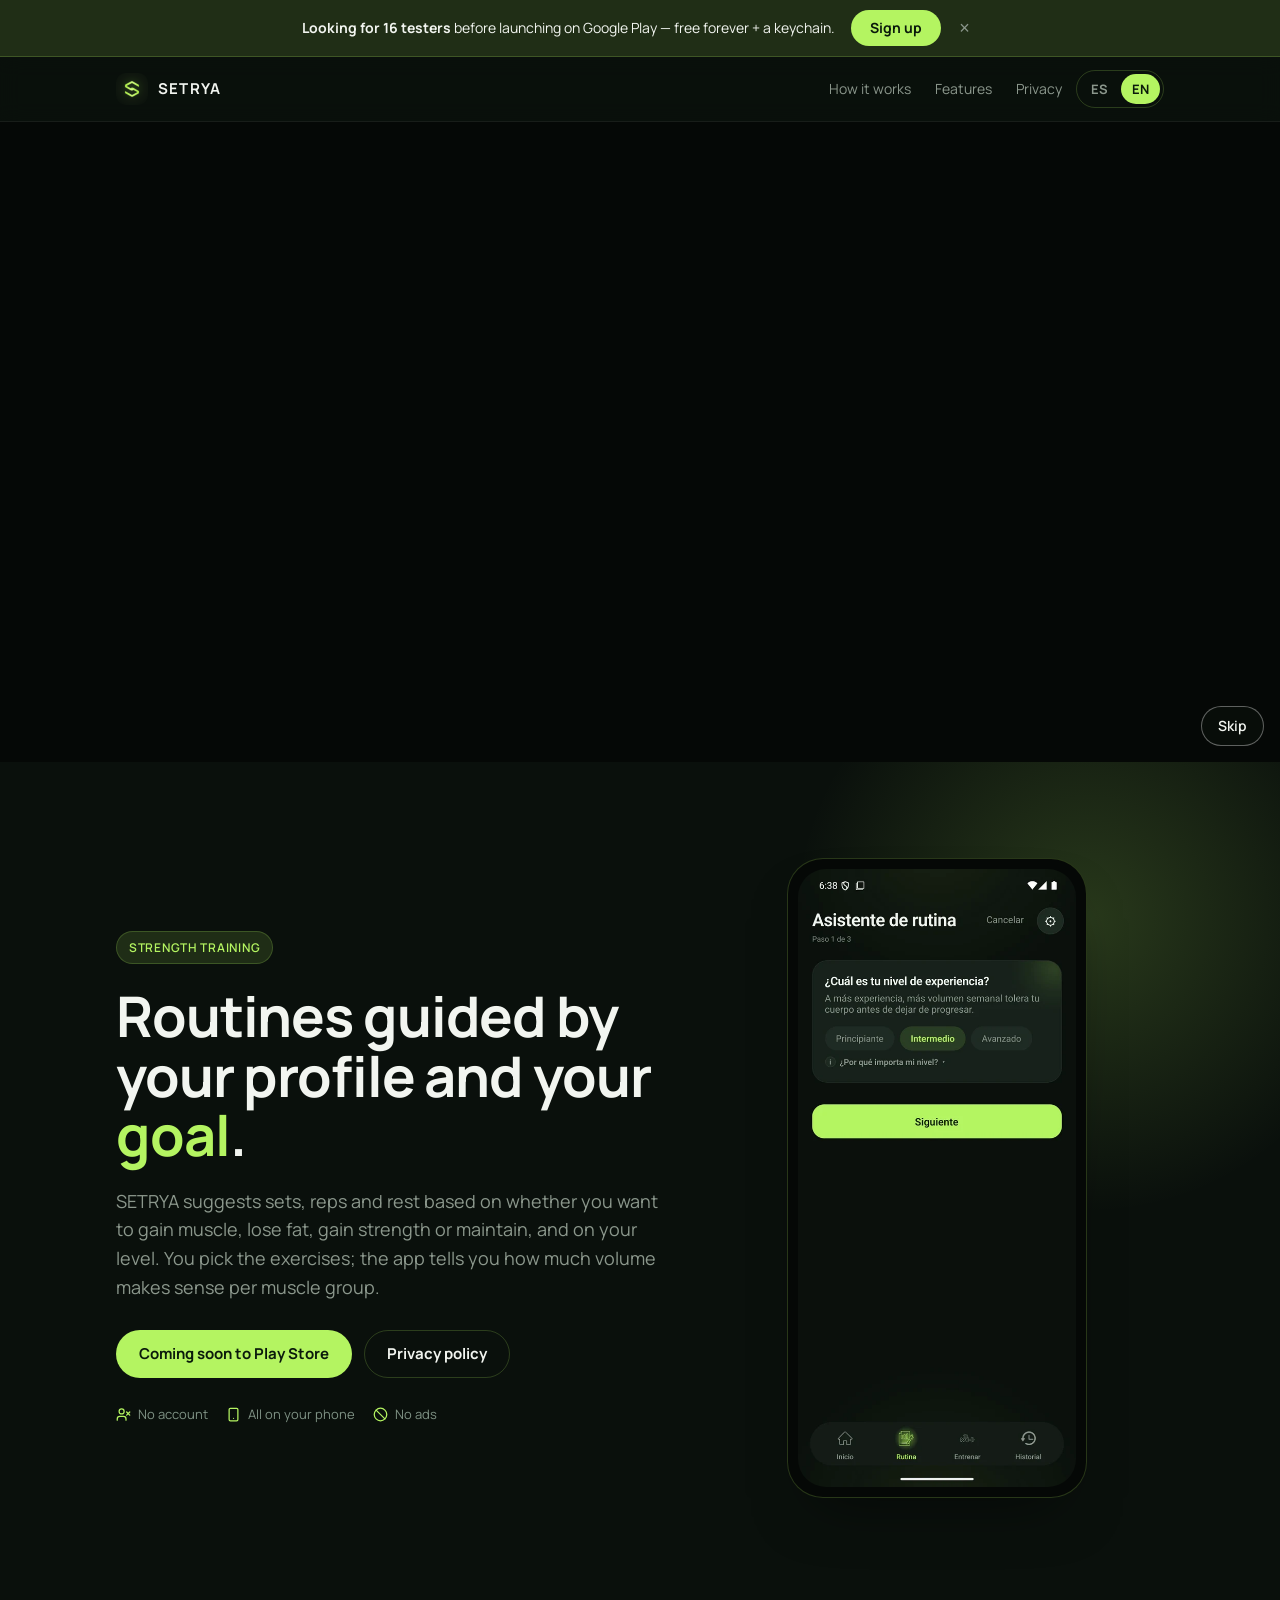
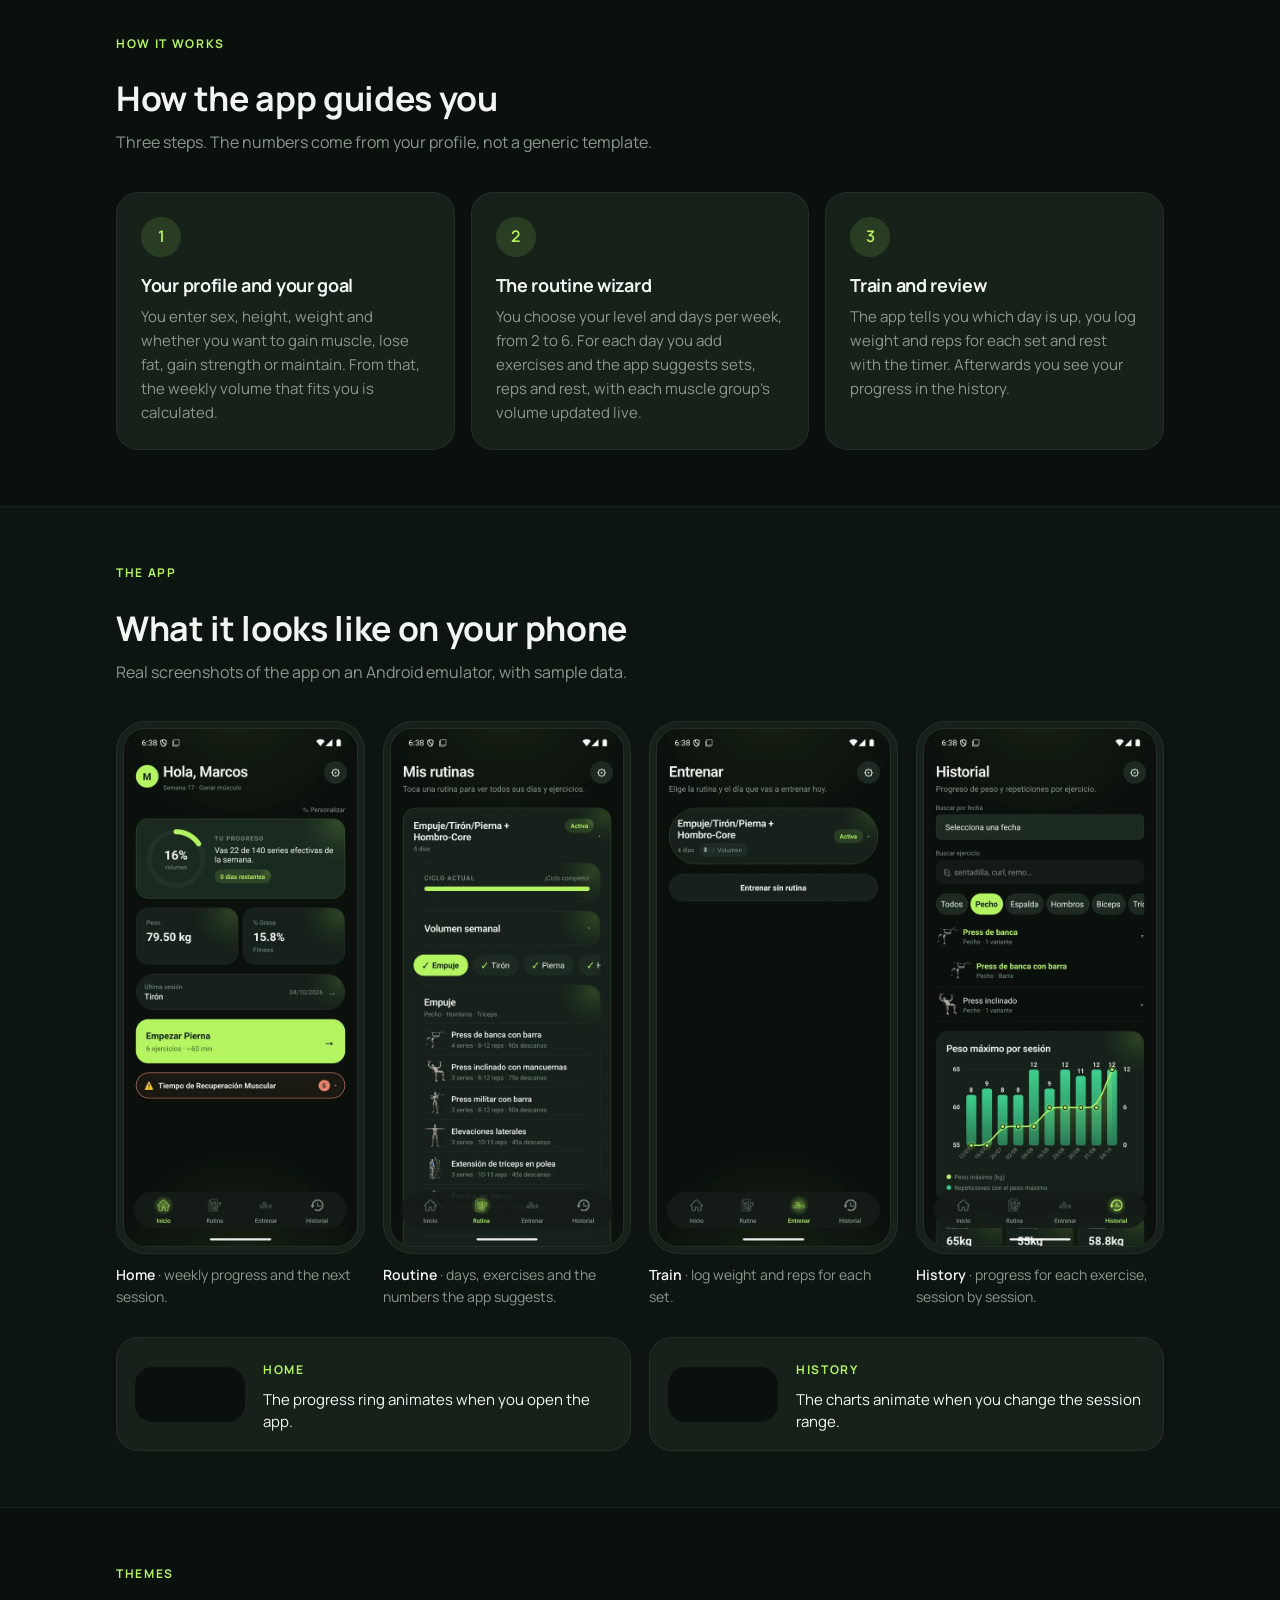
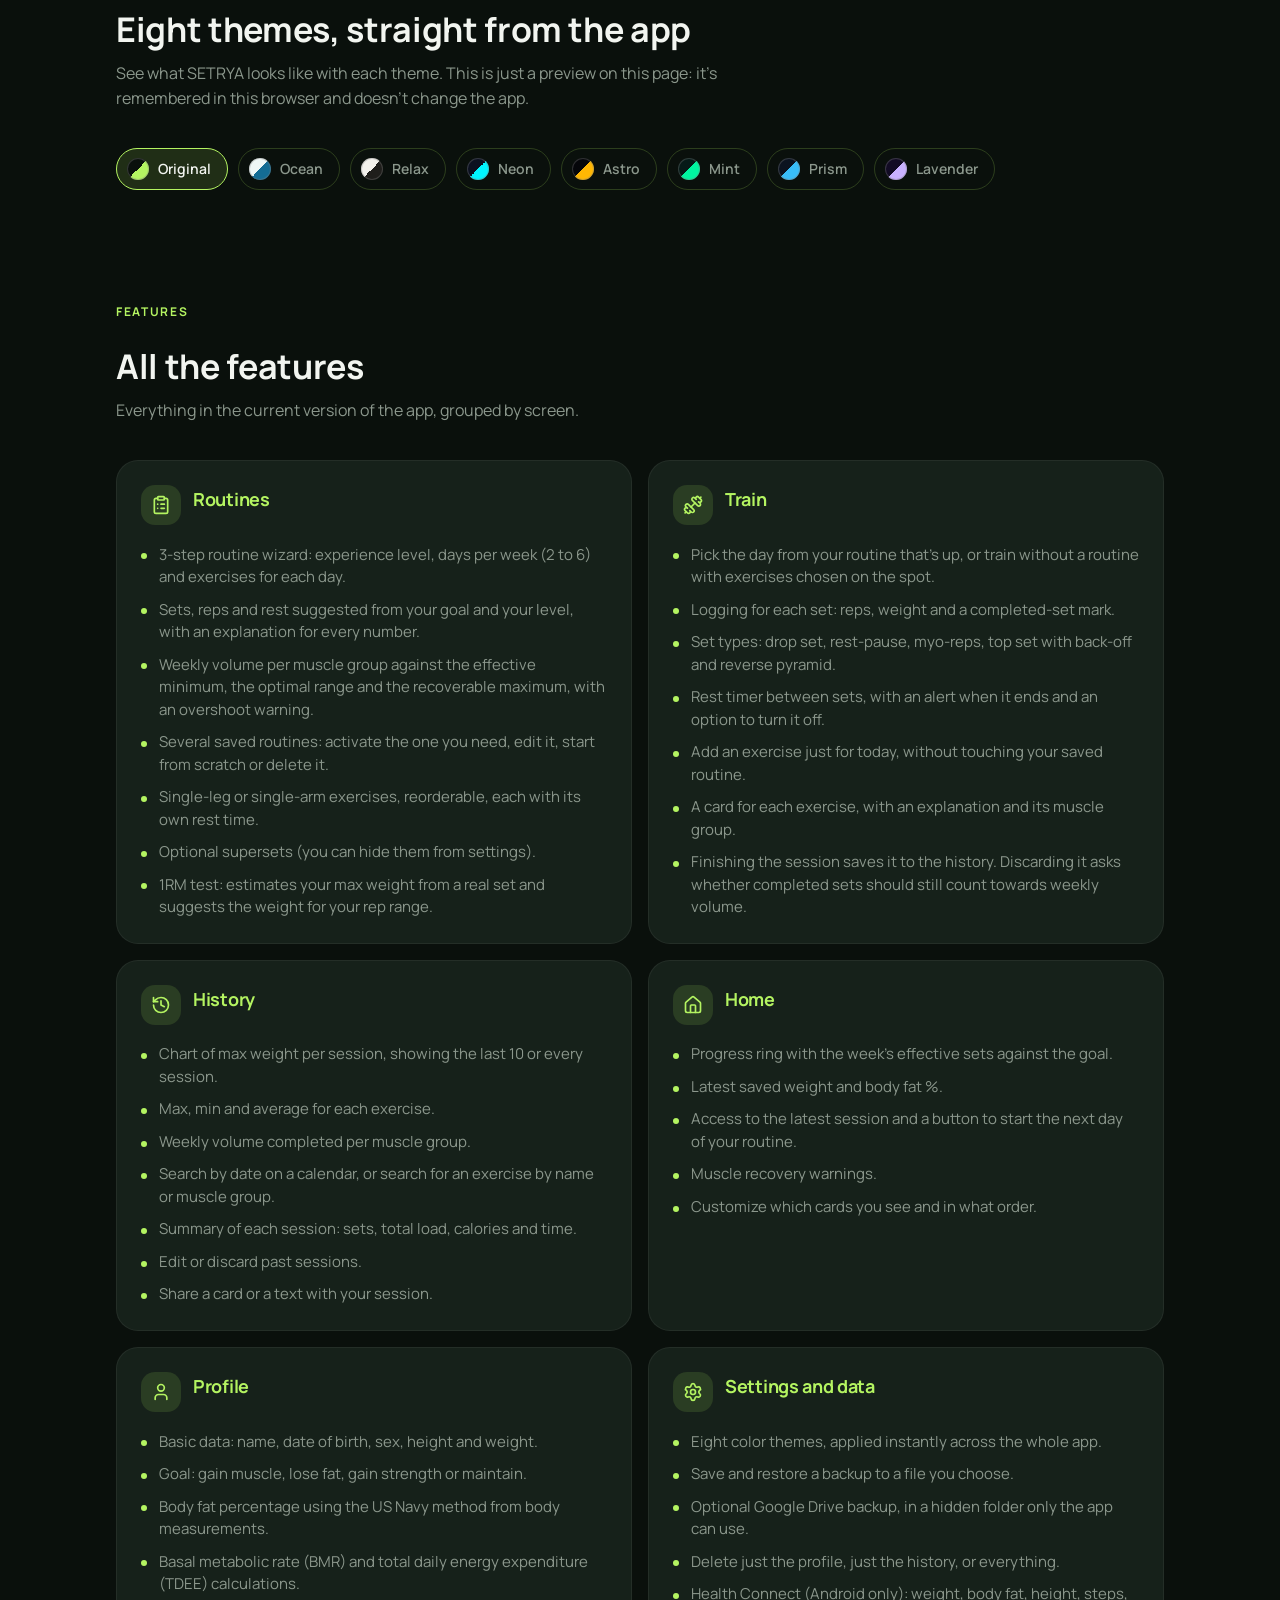
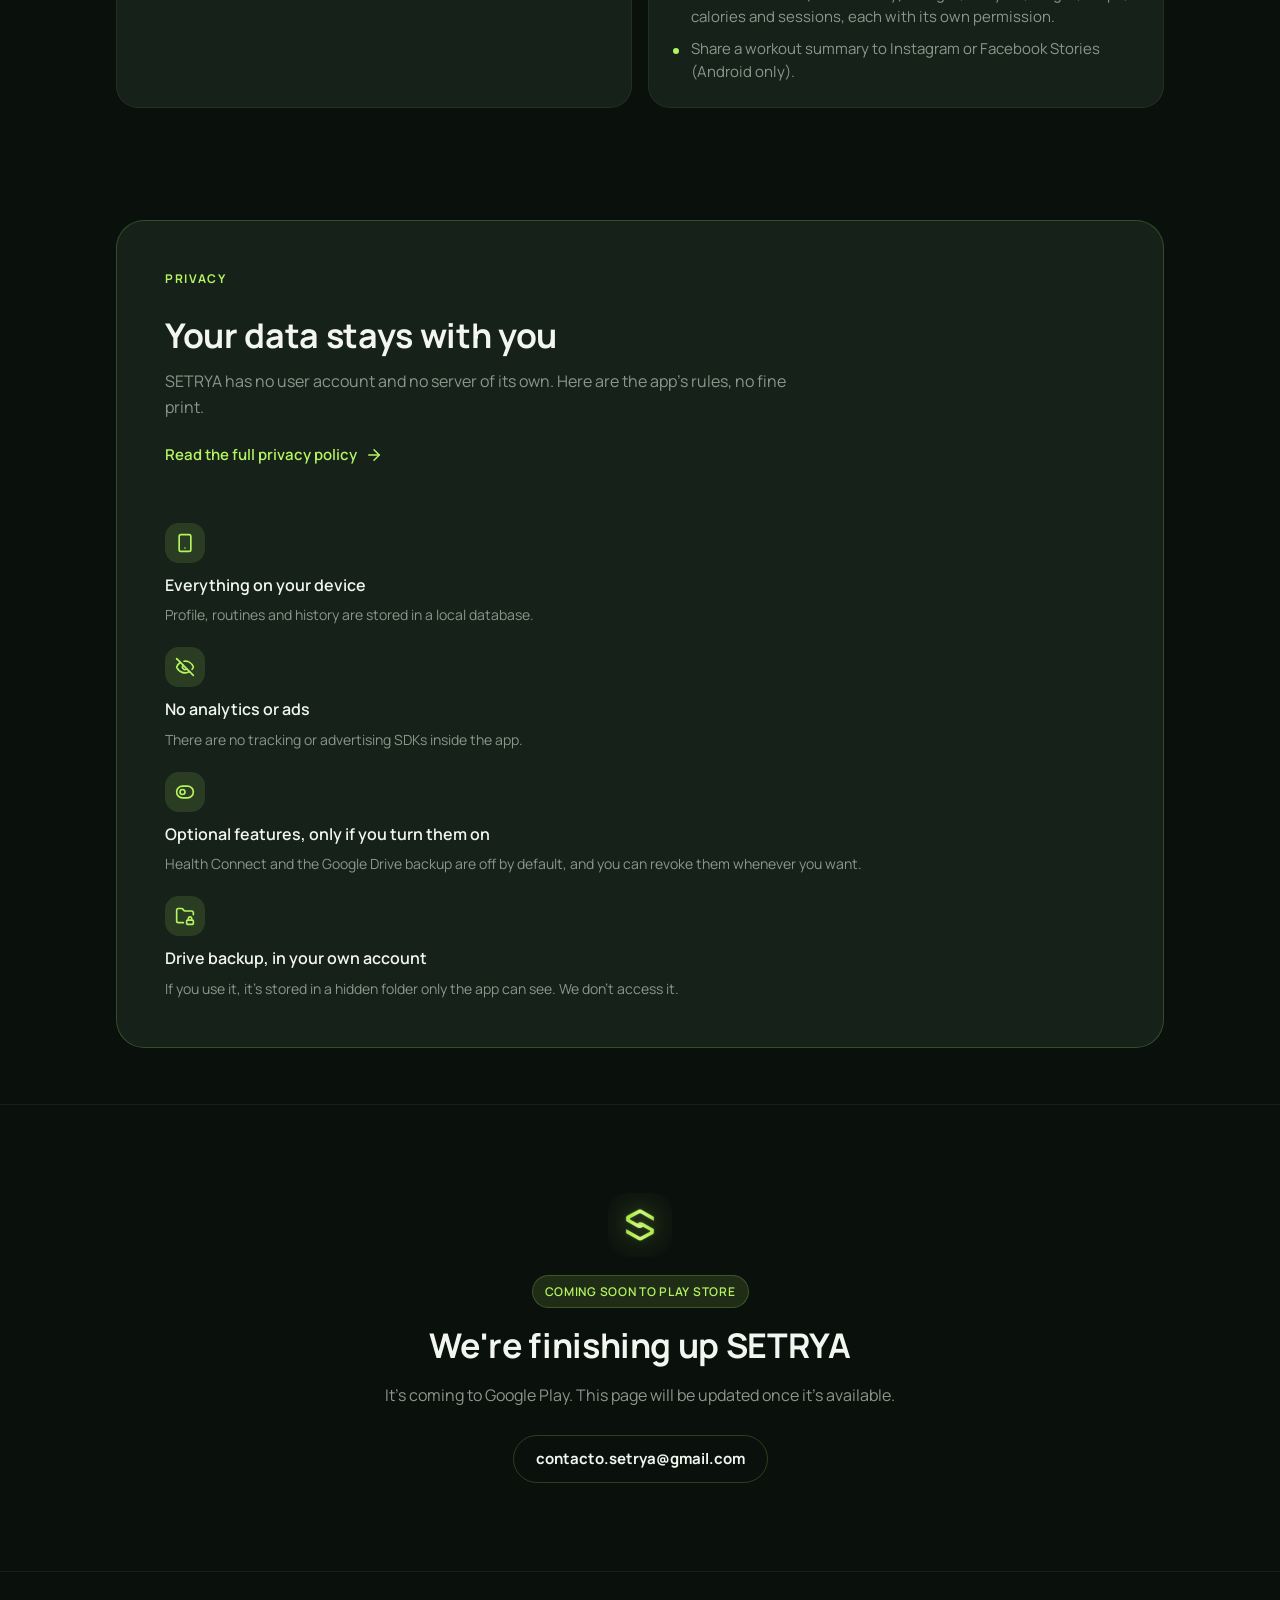
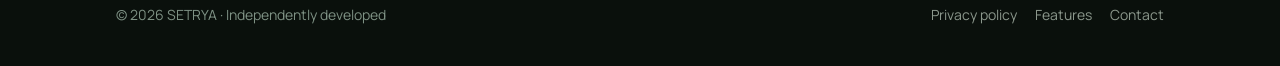
<file: index.html>
<!doctype html>
<html lang="es">
<head>
  <meta charset="utf-8">
  <meta name="viewport" content="width=device-width, initial-scale=1">
  <title data-i18n="meta.title">SETRYA — Rutinas guiadas por tu perfil y tu objetivo</title>
  <meta name="description" content="SETRYA te propone series, repeticiones y descansos según tu objetivo y tu nivel. Todo se guarda en tu móvil: sin cuenta, sin servidor y sin publicidad." data-i18n-content="meta.description">
  <meta name="theme-color" content="#0a100c">
  <meta property="og:title" content="SETRYA — Rutinas guiadas por tu perfil y tu objetivo" data-i18n-content="meta.ogTitle">
  <meta property="og:description" content="Asistente de rutina, registro de series, descanso con aviso e historial con gráficas. Todo en tu dispositivo." data-i18n-content="meta.ogDescription">
  <meta property="og:type" content="website">
  <meta property="og:image" content="assets/capturas/oscura/asistente.webp">
  <link rel="icon" href="assets/favicon.png">
  <link rel="preconnect" href="https://fonts.googleapis.com">
  <link rel="preconnect" href="https://fonts.gstatic.com" crossorigin>
  <link href="https://fonts.googleapis.com/css2?family=Manrope:wght@400;500;600;700;800&display=swap" rel="stylesheet">
  <link rel="stylesheet" href="styles.css">
  <script>try{var t=localStorage.getItem('setrya-theme');if(t)document.documentElement.setAttribute('data-theme',t)}catch(e){}</script>
  <script src="theme.js" defer></script>
  <script src="i18n.js" defer></script>
</head>
<body>

<!-- Aviso temporal de reclutamiento de testers (oct-nov 2026). Quitar cuando se cubran las 16 plazas o acabe el test cerrado. -->
<div class="tester-banner" id="tester-banner">
  <div class="wrap tester-banner-row">
    <p data-i18n-html="banner.text"><strong>Buscamos 16 testers</strong> antes del lanzamiento en Google Play — app gratis para siempre + llavero.</p>
    <div class="tester-banner-actions">
      <a class="btn btn-primary" href="https://forms.gle/VAEw3dKkfmaMYDNA8" target="_blank" rel="noopener" data-i18n="banner.cta">Apúntate</a>
      <button type="button" class="tester-banner-close" id="tester-banner-close" data-i18n-aria-label="banner.close" aria-label="Cerrar aviso">×</button>
    </div>
  </div>
</div>
<script>
  (function () {
    var KEY = 'setrya-tester-banner-dismissed';
    var el = document.getElementById('tester-banner');
    if (!el) return;
    var dismissed = false;
    try { dismissed = localStorage.getItem(KEY) === '1'; } catch (e) {}
    if (dismissed) { el.hidden = true; return; }
    var close = document.getElementById('tester-banner-close');
    if (close) {
      close.addEventListener('click', function () {
        el.hidden = true;
        try { localStorage.setItem(KEY, '1'); } catch (e) {}
      });
    }
  })();
</script>

<header class="site-header">
  <div class="wrap">
    <a class="brand" href="./">
      <img src="assets/icon.png" alt="" width="32" height="32">
      SETRYA
    </a>
    <nav class="nav" aria-label="Principal">
      <a href="#como-funciona" data-i18n="header.howItWorks">Cómo funciona</a>
      <a class="hide-sm" href="#funciones" data-i18n="header.features">Funciones</a>
      <a href="#privacidad" data-i18n="header.privacy">Privacidad</a>
      <div class="lang-switch" role="group" data-i18n-aria-label="header.langLabel" aria-label="Idioma">
        <button type="button" class="lang-opt" data-lang-id="es" aria-pressed="true">ES</button>
        <button type="button" class="lang-opt" data-lang-id="en" aria-pressed="false">EN</button>
      </div>
    </nav>
  </div>
</header>

<main>

  <div class="intro" id="intro" aria-label="Vídeo de presentación de Setrya">
    <video id="intro-video" src="assets/video/setrya-promo.mp4" autoplay muted playsinline preload="auto"></video>
    <button type="button" class="intro-skip" id="intro-skip" data-i18n="intro.skip">Saltar</button>
  </div>

  <section class="hero halo">
    <div class="wrap hero-grid">
      <div class="hero-copy">
        <span class="pill" data-i18n="hero.badge">Entrenamiento de fuerza</span>
        <h1 data-i18n-html="hero.title">Rutinas guiadas por tu perfil y tu <span class="accent">objetivo</span>.</h1>
        <p class="lede" data-i18n="hero.lede">SETRYA te propone series, repeticiones y descansos según si quieres ganar músculo, perder grasa, ganar fuerza o mantenerte, y según tu nivel. Tú eliges los ejercicios; la app te dice cuánto volumen tiene sentido por grupo muscular.</p>
        <div class="cta-row">
          <span class="btn btn-primary btn-disabled" aria-disabled="true" data-i18n="hero.ctaSoon">Próximamente en Play Store</span>
          <a class="btn btn-ghost" href="privacidad/" data-i18n="hero.ctaPrivacy">Política de privacidad</a>
        </div>
        <ul class="trust">
          <li><span class="ic" style="--icon:url(assets/icons/user-x.svg)"></span><span data-i18n="hero.trustNoAccount">Sin cuenta</span></li>
          <li><span class="ic" style="--icon:url(assets/icons/smartphone.svg)"></span><span data-i18n="hero.trustAllOnPhone">Todo en tu móvil</span></li>
          <li><span class="ic" style="--icon:url(assets/icons/ban.svg)"></span><span data-i18n="hero.trustNoAds">Sin publicidad</span></li>
        </ul>
      </div>

      <div class="hero-visual">
        <figure class="phone">
          <img data-shot="asistente" src="assets/capturas/oscura/asistente.webp" data-i18n-alt="hero.visualAlt" alt="Asistente de rutina de SETRYA, paso 1: elegir el nivel de experiencia" width="540" height="1200">
        </figure>
      </div>
    </div>
  </section>

  <section class="block" id="como-funciona">
    <div class="wrap">
      <div class="head">
        <span class="overline" data-i18n="how.overline">Cómo funciona</span>
        <h2 data-i18n="how.title">Cómo te guía la app</h2>
        <p class="section-lede" data-i18n="how.lede">Tres pasos. Los números salen de tu perfil, no de una plantilla genérica.</p>
      </div>
      <ol class="steps">
        <li class="card">
          <span class="step-n">1</span>
          <h3 data-i18n="how.step1.title">Tu perfil y tu objetivo</h3>
          <p data-i18n="how.step1.body">Indicas sexo, altura, peso y si quieres ganar músculo, perder grasa, ganar fuerza o mantenerte. Con eso se calcula el volumen semanal que te corresponde.</p>
        </li>
        <li class="card">
          <span class="step-n">2</span>
          <h3 data-i18n="how.step2.title">El asistente de rutina</h3>
          <p data-i18n="how.step2.body">Eliges tu nivel y los días por semana, de 2 a 6. Para cada día añades ejercicios y la app te sugiere series, repeticiones y descanso, con el volumen de cada grupo muscular actualizado en vivo.</p>
        </li>
        <li class="card">
          <span class="step-n">3</span>
          <h3 data-i18n="how.step3.title">Entrenar y revisar</h3>
          <p data-i18n="how.step3.body">La app te dice qué día toca, registras peso y repeticiones de cada serie y descansas con el cronómetro. Después ves tu progreso en el historial.</p>
        </li>
      </ol>
    </div>
  </section>

  <section class="block band" id="capturas">
    <div class="wrap">
      <div class="head">
        <span class="overline" data-i18n="shots.overline">La app</span>
        <h2 data-i18n="shots.title">Así se ve en el móvil</h2>
        <p class="section-lede" data-i18n="shots.lede">Capturas reales de la app en un emulador de Android, con datos de ejemplo.</p>
      </div>

      <div class="gallery">
        <figure class="shot">
          <div class="shot-frame"><img data-shot="inicio" src="assets/capturas/oscura/inicio.webp" data-i18n-alt="shots.inicio.alt" alt="Pantalla de Inicio con el progreso semanal y la siguiente sesión" loading="lazy" width="540" height="1200"></div>
          <figcaption data-i18n-html="shots.inicio.caption"><strong>Inicio</strong> · progreso de la semana y la siguiente sesión.</figcaption>
        </figure>
        <figure class="shot">
          <div class="shot-frame"><img data-shot="rutina-expandida" src="assets/capturas/oscura/rutina-expandida.webp" data-i18n-alt="shots.rutina.alt" alt="Rutina con sus días, volumen semanal y ejercicios" loading="lazy" width="540" height="1200"></div>
          <figcaption data-i18n-html="shots.rutina.caption"><strong>Rutina</strong> · días, ejercicios y los números que propone la app.</figcaption>
        </figure>
        <figure class="shot">
          <div class="shot-frame"><img data-shot="entrenar" src="assets/capturas/oscura/entrenar.webp" data-i18n-alt="shots.entrenar.alt" alt="Pantalla de Entrenar para registrar las series" loading="lazy" width="540" height="1200"></div>
          <figcaption data-i18n-html="shots.entrenar.caption"><strong>Entrenar</strong> · registras peso y repeticiones de cada serie.</figcaption>
        </figure>
        <figure class="shot">
          <div class="shot-frame"><img data-shot="grafica-historial" src="assets/capturas/oscura/grafica-historial.webp" data-i18n-alt="shots.historial.alt" alt="Gráfica de peso máximo por sesión de un ejercicio" loading="lazy" width="540" height="1200"></div>
          <figcaption data-i18n-html="shots.historial.caption"><strong>Historial</strong> · progreso de cada ejercicio, sesión a sesión.</figcaption>
        </figure>
      </div>

      <div class="videos">
        <div class="card clip">
          <video data-clip="inicio-animacion" src="assets/capturas/oscura/inicio-animacion.mp4" autoplay muted loop playsinline preload="metadata" data-i18n-aria-label="shots.clipInicio.ariaLabel" aria-label="Animación del anillo de progreso en la pantalla de Inicio"></video>
          <div>
            <span class="overline" data-i18n="features.home.title">Inicio</span>
            <p data-i18n="shots.clipInicio.caption">El anillo de progreso se anima al abrir la app.</p>
          </div>
        </div>
        <div class="card clip">
          <video data-clip="grafica-animacion" src="assets/capturas/oscura/grafica-animacion.mp4" autoplay muted loop playsinline preload="metadata" data-i18n-aria-label="shots.clipGrafica.ariaLabel" aria-label="Animación de la gráfica de progreso al cambiar el rango de sesiones"></video>
          <div>
            <span class="overline" data-i18n="features.history.title">Historial</span>
            <p data-i18n="shots.clipGrafica.caption">Las gráficas se animan al cambiar el rango de sesiones.</p>
          </div>
        </div>
      </div>
    </div>
  </section>

  <section class="block" id="temas">
    <div class="wrap">
      <div class="head">
        <span class="overline" data-i18n="themes.overline">Temas</span>
        <h2 data-i18n="themes.title">Ocho temas, los de la app</h2>
        <p class="section-lede" data-i18n="themes.lede">Prueba cómo se ve SETRYA con cada tema. Es solo una vista previa de esta página: se recuerda en este navegador y no cambia la app.</p>
      </div>
      <div class="theme-picker" role="radiogroup" data-i18n-aria-label="themes.radiogroupLabel" aria-label="Tema de color">
        <button type="button" class="theme-opt" role="radio" aria-checked="true" data-theme-id="oscura" style="--sw-bg:#0A100C;--sw-fg:#B4F461"><span class="sw" aria-hidden="true"></span><span data-i18n="themes.oscura">Original</span></button>
        <button type="button" class="theme-opt" role="radio" aria-checked="false" data-theme-id="clara" style="--sw-bg:#EFF7F6;--sw-fg:#146C94"><span class="sw" aria-hidden="true"></span><span data-i18n="themes.clara">Océano</span></button>
        <button type="button" class="theme-opt" role="radio" aria-checked="false" data-theme-id="relax" style="--sw-bg:#F3F1EC;--sw-fg:#1F1E1B"><span class="sw" aria-hidden="true"></span><span data-i18n="themes.relax">Relax</span></button>
        <button type="button" class="theme-opt" role="radio" aria-checked="false" data-theme-id="neon" style="--sw-bg:#0B1020;--sw-fg:#00F5FF"><span class="sw" aria-hidden="true"></span><span data-i18n="themes.neon">Neon</span></button>
        <button type="button" class="theme-opt" role="radio" aria-checked="false" data-theme-id="astro" style="--sw-bg:#05060A;--sw-fg:#FFB703"><span class="sw" aria-hidden="true"></span><span data-i18n="themes.astro">Astro</span></button>
        <button type="button" class="theme-opt" role="radio" aria-checked="false" data-theme-id="menta" style="--sw-bg:#061A18;--sw-fg:#00F5A0"><span class="sw" aria-hidden="true"></span><span data-i18n="themes.menta">Menta</span></button>
        <button type="button" class="theme-opt" role="radio" aria-checked="false" data-theme-id="prisma" style="--sw-bg:#0B1320;--sw-fg:#38BDF8"><span class="sw" aria-hidden="true"></span><span data-i18n="themes.prisma">Prisma</span></button>
        <button type="button" class="theme-opt" role="radio" aria-checked="false" data-theme-id="lavanda" style="--sw-bg:#120B24;--sw-fg:#C9B1FF"><span class="sw" aria-hidden="true"></span><span data-i18n="themes.lavanda">Lavanda</span></button>
      </div>
    </div>
  </section>

  <section class="block" id="funciones">
    <div class="wrap">
      <div class="head">
        <span class="overline" data-i18n="features.overline">Funciones</span>
        <h2 data-i18n="features.title">Todas las funciones</h2>
        <p class="section-lede" data-i18n="features.lede">Todo lo que trae la versión actual de la app, agrupado por pantalla.</p>
      </div>

      <div class="feature-groups">
        <article class="card group">
          <div class="group-head"><span class="ic-box"><span class="ic" style="--icon:url(assets/icons/clipboard-list.svg)"></span></span><h3 data-i18n="features.routines.title">Rutinas</h3></div>
          <ul>
            <li data-i18n="features.routines.li1">Asistente de rutina en 3 pasos: nivel de experiencia, días por semana (de 2 a 6) y ejercicios de cada día.</li>
            <li data-i18n="features.routines.li2">Series, repeticiones y descanso sugeridos según tu objetivo y tu nivel, con la explicación de cada número.</li>
            <li data-i18n="features.routines.li3">Volumen semanal por grupo muscular frente al mínimo efectivo, el rango óptimo y el máximo recuperable, con aviso de exceso.</li>
            <li data-i18n="features.routines.li4">Varias rutinas guardadas: activa la que toca, edítala, empieza de cero o elimínala.</li>
            <li data-i18n="features.routines.li5">Ejercicios a una sola pierna o brazo, reordenables, con descanso propio por ejercicio.</li>
            <li data-i18n="features.routines.li6">Superseries, opcionales (puedes ocultarlas desde la configuración).</li>
            <li data-i18n="features.routines.li7">Test de carga máxima (1RM): estima tu peso máximo a partir de una serie real y te sugiere el peso para tu rango de repeticiones.</li>
          </ul>
        </article>

        <article class="card group">
          <div class="group-head"><span class="ic-box"><span class="ic" style="--icon:url(assets/icons/dumbbell.svg)"></span></span><h3 data-i18n="features.train.title">Entrenar</h3></div>
          <ul>
            <li data-i18n="features.train.li1">Elige el día de tu rutina que toca, o entrena sin rutina con ejercicios elegidos al momento.</li>
            <li data-i18n="features.train.li2">Registro de cada serie: repeticiones, peso y marca de serie completada.</li>
            <li data-i18n="features.train.li3">Tipos de serie: drop-set, rest-pause, myo-reps, top-set con back-off y pirámide inversa.</li>
            <li data-i18n="features.train.li4">Cronómetro de descanso entre series, con aviso al terminar y opción de desactivarlo.</li>
            <li data-i18n="features.train.li5">Añade un ejercicio solo para hoy, sin tocar tu rutina guardada.</li>
            <li data-i18n="features.train.li6">Ficha de cada ejercicio, con la explicación y su grupo muscular.</li>
            <li data-i18n="features.train.li7">Finalizar la sesión la guarda en el historial. Descartarla pregunta si las series completadas deben contar para el volumen semanal.</li>
          </ul>
        </article>

        <article class="card group">
          <div class="group-head"><span class="ic-box"><span class="ic" style="--icon:url(assets/icons/history.svg)"></span></span><h3 data-i18n="features.history.title">Historial</h3></div>
          <ul>
            <li data-i18n="features.history.li1">Gráfica de peso máximo por sesión, con las últimas 10 o todas las sesiones.</li>
            <li data-i18n="features.history.li2">Máximo, mínimo y media de cada ejercicio.</li>
            <li data-i18n="features.history.li3">Volumen semanal completado por grupo muscular.</li>
            <li data-i18n="features.history.li4">Buscar por fecha en un calendario, o buscar un ejercicio por nombre o grupo muscular.</li>
            <li data-i18n="features.history.li5">Resumen de cada sesión: series, carga total, calorías y tiempo.</li>
            <li data-i18n="features.history.li6">Editar o descartar sesiones pasadas.</li>
            <li data-i18n="features.history.li7">Compartir una tarjeta o un texto con tu sesión.</li>
          </ul>
        </article>

        <article class="card group">
          <div class="group-head"><span class="ic-box"><span class="ic" style="--icon:url(assets/icons/house.svg)"></span></span><h3 data-i18n="features.home.title">Inicio</h3></div>
          <ul>
            <li data-i18n="features.home.li1">Anillo de progreso con las series efectivas de la semana frente al objetivo.</li>
            <li data-i18n="features.home.li2">Último peso y % de grasa guardados.</li>
            <li data-i18n="features.home.li3">Acceso a la última sesión y botón para empezar el siguiente día de tu rutina.</li>
            <li data-i18n="features.home.li4">Avisos de recuperación muscular.</li>
            <li data-i18n="features.home.li5">Personaliza qué tarjetas ves y en qué orden.</li>
          </ul>
        </article>

        <article class="card group">
          <div class="group-head"><span class="ic-box"><span class="ic" style="--icon:url(assets/icons/user.svg)"></span></span><h3 data-i18n="features.profile.title">Perfil</h3></div>
          <ul>
            <li data-i18n="features.profile.li1">Datos básicos: nombre, fecha de nacimiento, sexo, altura y peso.</li>
            <li data-i18n="features.profile.li2">Objetivo: ganar músculo, perder grasa, ganar fuerza o mantenimiento.</li>
            <li data-i18n="features.profile.li3">Porcentaje de grasa corporal con el método de la Marina de EE. UU. a partir de medidas.</li>
            <li data-i18n="features.profile.li4">Cálculos de metabolismo basal (TMB) y gasto energético diario (GETD).</li>
          </ul>
        </article>

        <article class="card group">
          <div class="group-head"><span class="ic-box"><span class="ic" style="--icon:url(assets/icons/settings.svg)"></span></span><h3 data-i18n="features.settings.title">Ajustes y datos</h3></div>
          <ul>
            <li data-i18n="features.settings.li1">Ocho temas de color, que se aplican al instante a toda la app.</li>
            <li data-i18n="features.settings.li2">Guardar y restaurar una copia de seguridad en un archivo que tú eliges.</li>
            <li data-i18n="features.settings.li3">Copia opcional en Google Drive, en una carpeta oculta que solo usa la app.</li>
            <li data-i18n="features.settings.li4">Borrar solo el perfil, solo el historial o todo.</li>
            <li data-i18n="features.settings.li5">Health Connect (solo Android): peso, grasa, altura, pasos, calorías y sesiones, cada tipo con su permiso.</li>
            <li data-i18n="features.settings.li6">Compartir un resumen de tu entrenamiento en Instagram o Facebook Stories (solo Android).</li>
          </ul>
        </article>
      </div>
    </div>
  </section>

  <section class="block" id="privacidad">
    <div class="wrap">
      <div class="privacy-box">
        <div class="privacy-intro">
          <span class="overline" data-i18n="privacy.overline">Privacidad</span>
          <h2 data-i18n="privacy.title">Tus datos se quedan contigo</h2>
          <p class="section-lede" data-i18n="privacy.lede">SETRYA no tiene cuenta de usuario ni servidor propio. Estas son las reglas de la app, sin letra pequeña.</p>
          <a class="more" href="privacidad/"><span data-i18n="privacy.moreLink">Leer la política de privacidad completa</span> <span class="ic" style="--icon:url(assets/icons/arrow-right.svg)"></span></a>
        </div>
        <div class="privacy-grid">
          <div>
            <span class="ic-box"><span class="ic" style="--icon:url(assets/icons/smartphone.svg)"></span></span>
            <h3 data-i18n="privacy.box1.title">Todo en tu dispositivo</h3>
            <p data-i18n="privacy.box1.body">Perfil, rutinas e historial se guardan en una base de datos local.</p>
          </div>
          <div>
            <span class="ic-box"><span class="ic" style="--icon:url(assets/icons/eye-off.svg)"></span></span>
            <h3 data-i18n="privacy.box2.title">Sin analítica ni publicidad</h3>
            <p data-i18n="privacy.box2.body">No hay SDKs de seguimiento ni de anuncios dentro de la app.</p>
          </div>
          <div>
            <span class="ic-box"><span class="ic" style="--icon:url(assets/icons/toggle-left.svg)"></span></span>
            <h3 data-i18n="privacy.box3.title">Lo opcional, solo si lo activas</h3>
            <p data-i18n="privacy.box3.body">Health Connect y la copia en Google Drive están desactivados por defecto, y puedes revocarlos cuando quieras.</p>
          </div>
          <div>
            <span class="ic-box"><span class="ic" style="--icon:url(assets/icons/folder-lock.svg)"></span></span>
            <h3 data-i18n="privacy.box4.title">Copia en Drive, en tu cuenta</h3>
            <p data-i18n="privacy.box4.body">Si la usas, se guarda en una carpeta oculta que solo la app puede ver. Nosotros no accedemos a ella.</p>
          </div>
        </div>
      </div>
    </div>
  </section>

  <section class="launch" id="proximamente">
    <div class="launch-inner">
      <img src="assets/icon.png" alt="" width="64" height="64">
      <span class="pill" data-i18n="launch.badge">Próximamente en Play Store</span>
      <h2 data-i18n="launch.title">Estamos terminando SETRYA</h2>
      <p class="section-lede" data-i18n="launch.lede">Llegará a Google Play. Esta página se actualizará cuando esté disponible.</p>
      <a class="btn btn-ghost" href="mailto:contacto.setrya@gmail.com">contacto.setrya@gmail.com</a>
    </div>
  </section>

</main>

<footer class="site-footer">
  <div class="wrap footer-row">
    <span data-i18n="footer.copyright">© 2026 SETRYA · Desarrollada de forma independiente</span>
    <nav class="footer-links" aria-label="Pie">
      <a href="privacidad/" data-i18n="footer.privacy">Política de privacidad</a>
      <a href="#funciones" data-i18n="footer.features">Funciones</a>
      <a href="mailto:contacto.setrya@gmail.com" data-i18n="footer.contact">Contacto</a>
    </nav>
  </div>
</footer>

  <script>
    (function () {
      var intro = document.getElementById('intro');
      var video = document.getElementById('intro-video');
      var skip = document.getElementById('intro-skip');
      if (!intro || !video) return;
      var closed = false;
      function close() {
        if (closed) return;
        closed = true;
        video.pause();
        intro.classList.add('is-done');
        intro.addEventListener('transitionend', function done() {
          intro.removeEventListener('transitionend', done);
          intro.hidden = true;
        });
      }
      video.addEventListener('ended', close);
      skip.addEventListener('click', close);
      video.play().catch(function () { /* autoplay bloqueado: el usuario puede saltar */ });
    })();
  </script>
</body>
</html>
</file>
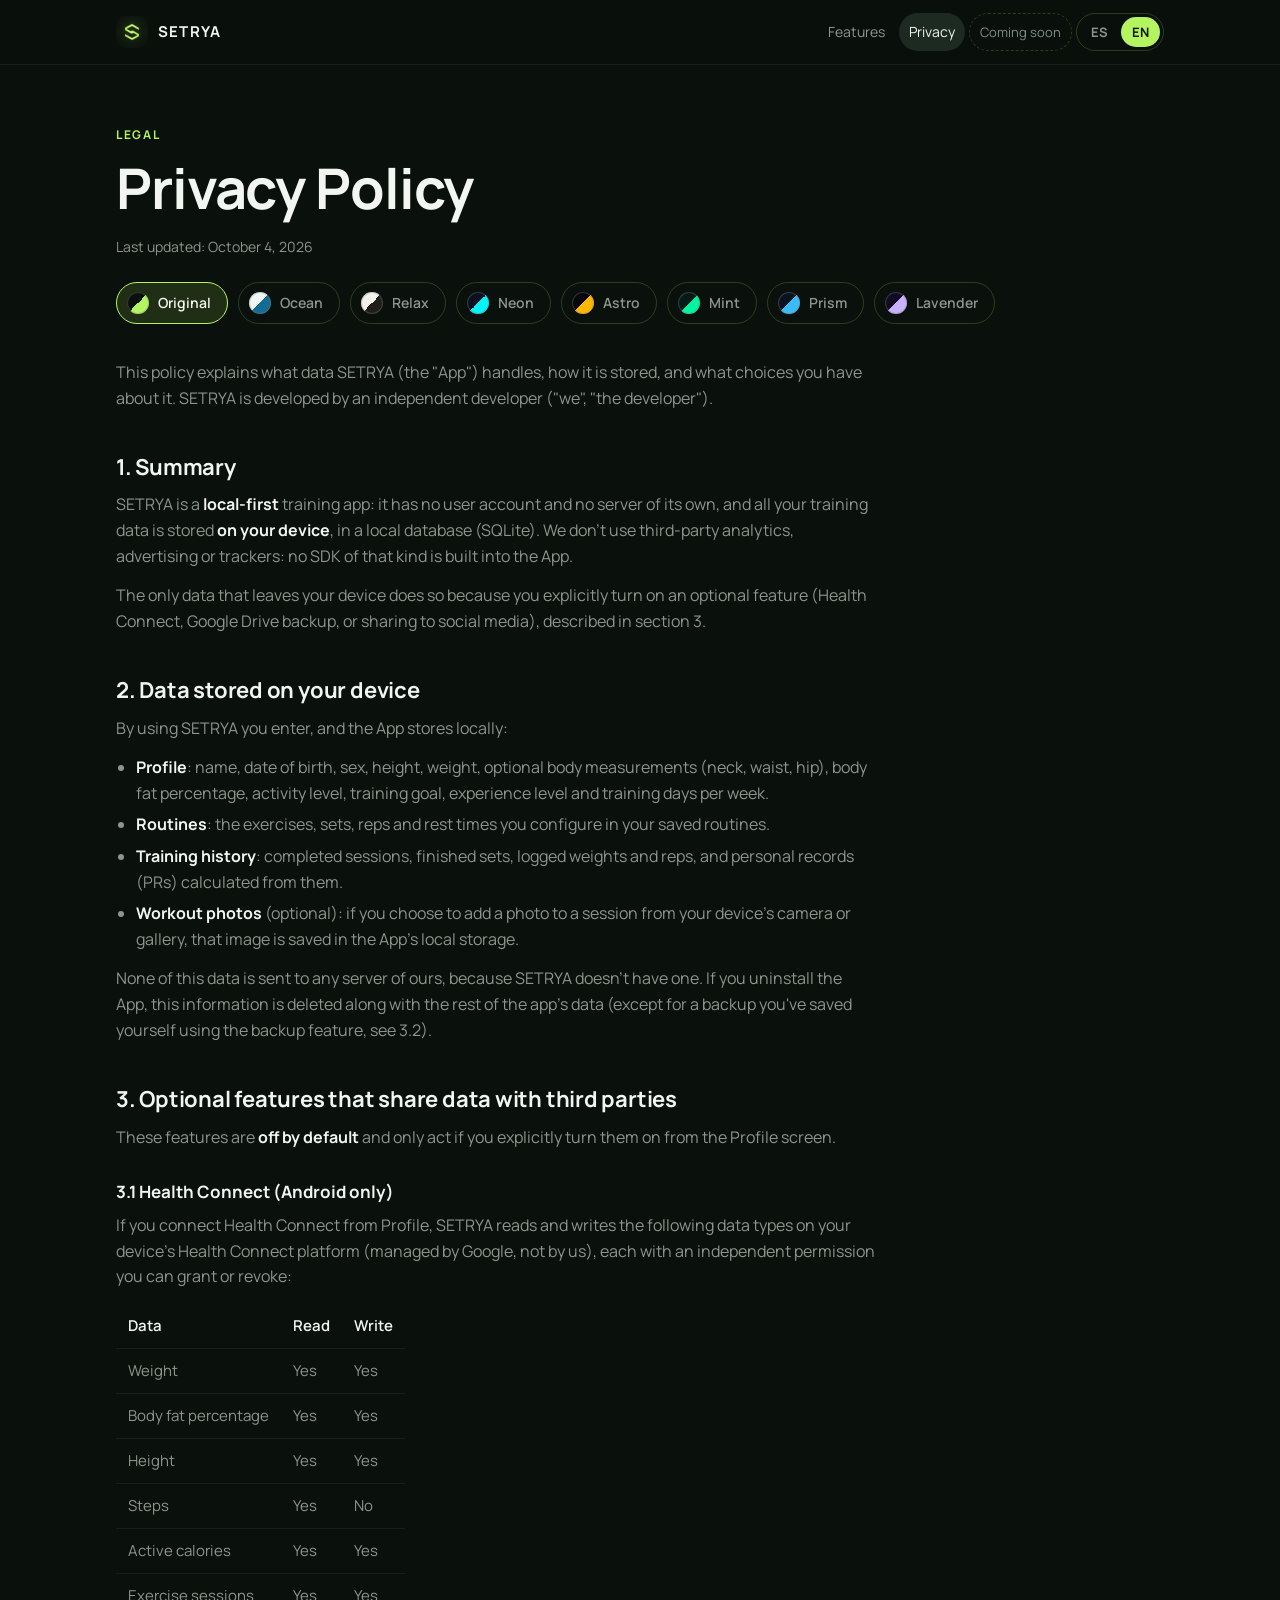
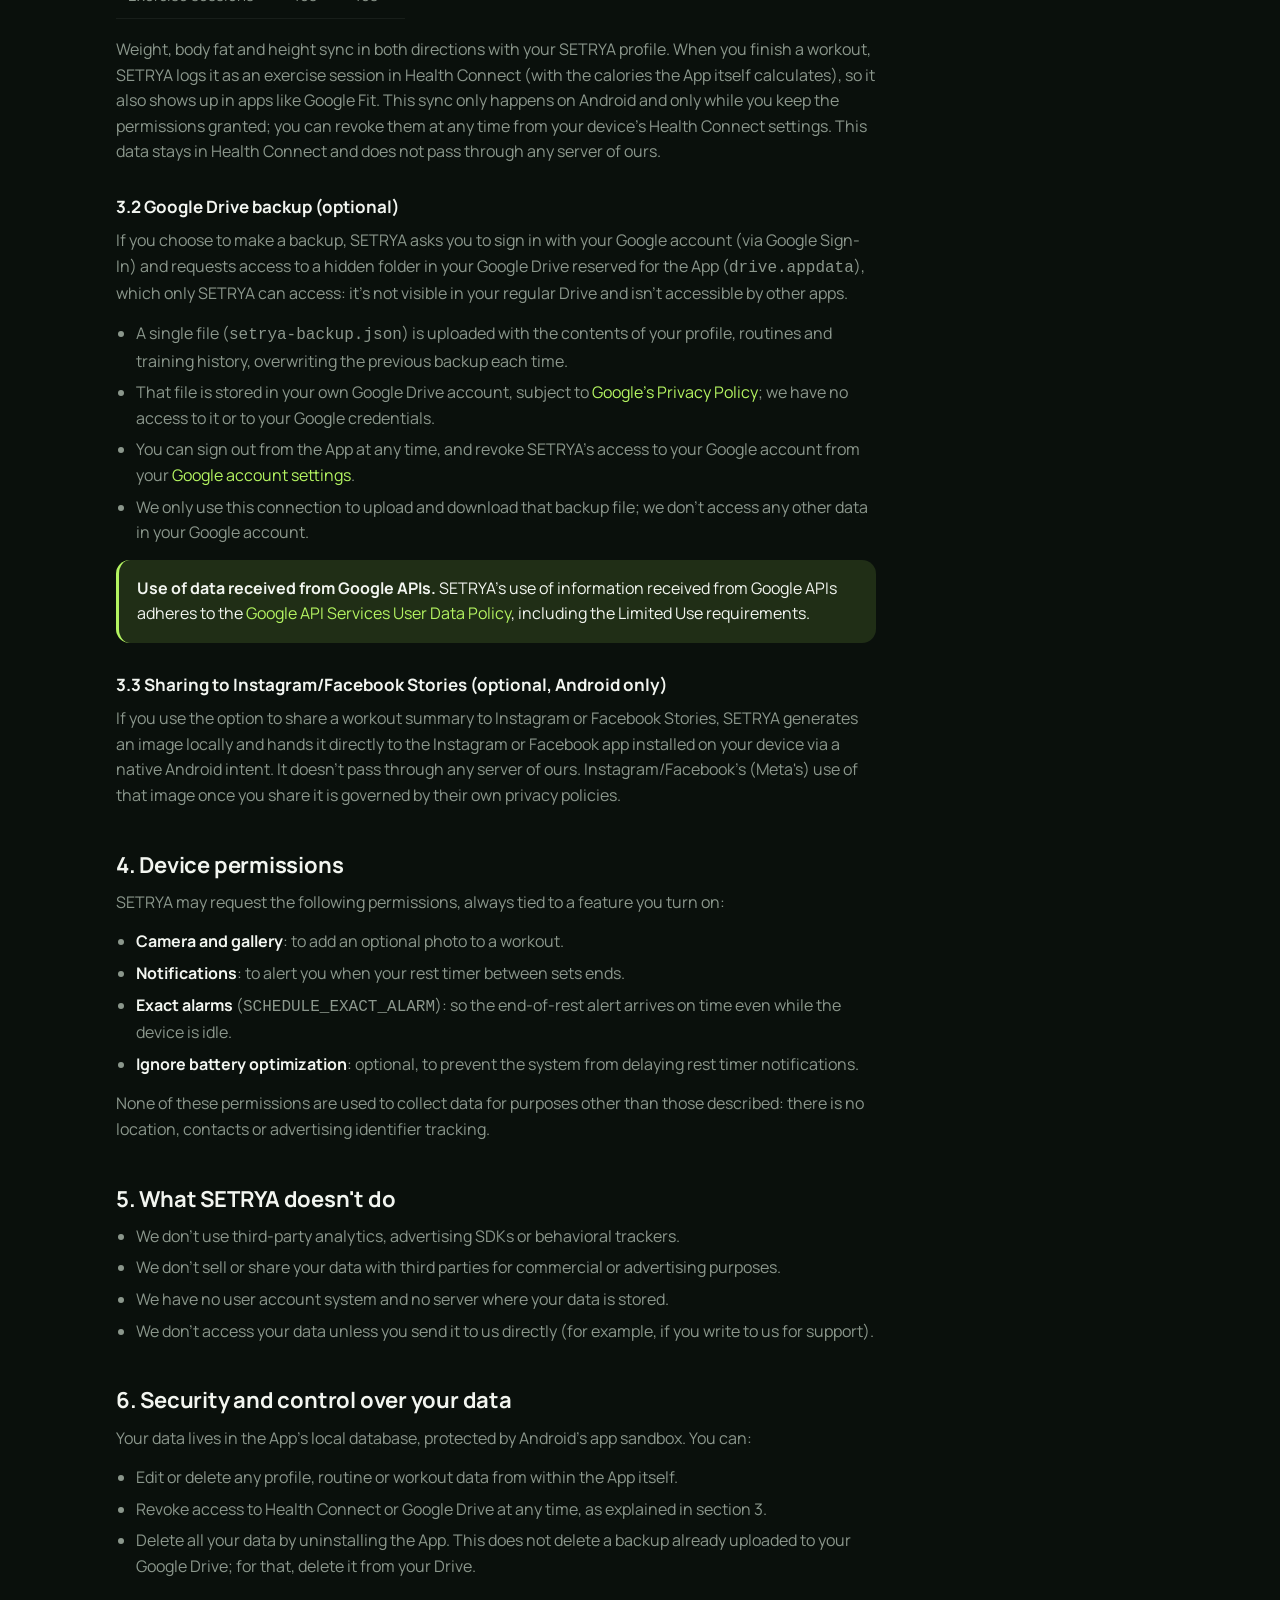
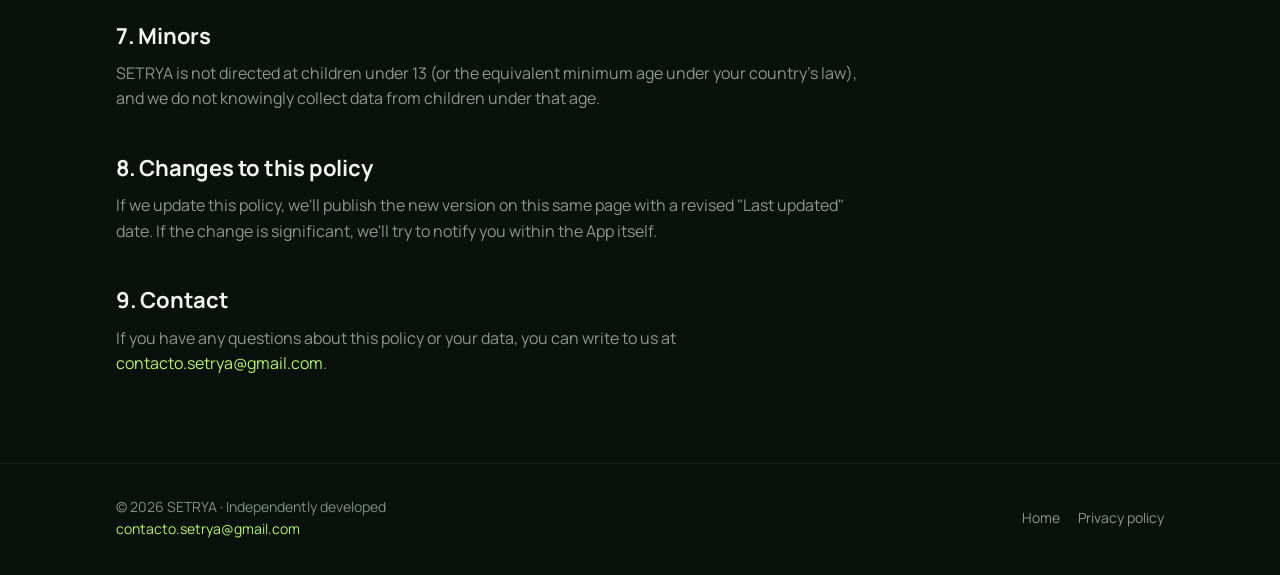
<file: privacidad/index.html>
<!doctype html>
<html lang="es">
<head>
  <meta charset="utf-8">
  <meta name="viewport" content="width=device-width, initial-scale=1">
  <title data-i18n="meta.titlePrivacy">Política de privacidad — SETRYA</title>
  <meta name="description" content="Qué datos maneja SETRYA, dónde se guardan y qué control tienes sobre ellos." data-i18n-content="meta.descriptionPrivacy">
  <meta name="theme-color" content="#0a100c">
  <link rel="icon" href="../assets/favicon.png">
  <link rel="preconnect" href="https://fonts.googleapis.com">
  <link rel="preconnect" href="https://fonts.gstatic.com" crossorigin>
  <link href="https://fonts.googleapis.com/css2?family=Manrope:wght@400;500;600;700;800&display=swap" rel="stylesheet">
  <link rel="stylesheet" href="../styles.css">
  <script>try{var t=localStorage.getItem('setrya-theme');if(t)document.documentElement.setAttribute('data-theme',t)}catch(e){}</script>
  <script src="../theme.js" defer></script>
  <script src="../i18n.js" defer></script>
</head>
<body>

<header class="site-header">
  <div class="wrap">
    <a class="brand" href="../">
      <img src="../assets/icon.png" alt="" width="32" height="32">
      SETRYA
    </a>
    <nav class="nav" aria-label="Principal">
      <a class="hide-sm" href="../#funciones" data-i18n="header.features">Funciones</a>
      <a class="current" href="./" aria-current="page" data-i18n="header.privacy">Privacidad</a>
      <span class="nav-soon" data-i18n="header.soon">Próximamente</span>
      <div class="lang-switch" role="group" data-i18n-aria-label="header.langLabel" aria-label="Idioma">
        <button type="button" class="lang-opt" data-lang-id="es" aria-pressed="true">ES</button>
        <button type="button" class="lang-opt" data-lang-id="en" aria-pressed="false">EN</button>
      </div>
    </nav>
  </div>
</header>

<main class="doc">
  <div class="wrap">
    <div class="doc-head">
      <span class="overline" data-i18n="doc.overline">Legal</span>
      <h1 data-i18n="doc.title">Política de privacidad</h1>
      <p class="doc-meta" data-i18n="doc.meta">Última actualización: 4 de octubre de 2026</p>
      <div class="theme-picker" role="radiogroup" data-i18n-aria-label="themes.radiogroupLabel" aria-label="Tema de color">
        <button type="button" class="theme-opt" role="radio" aria-checked="true" data-theme-id="oscura" style="--sw-bg:#0A100C;--sw-fg:#B4F461"><span class="sw" aria-hidden="true"></span><span data-i18n="themes.oscura">Original</span></button>
        <button type="button" class="theme-opt" role="radio" aria-checked="false" data-theme-id="clara" style="--sw-bg:#EFF7F6;--sw-fg:#146C94"><span class="sw" aria-hidden="true"></span><span data-i18n="themes.clara">Océano</span></button>
        <button type="button" class="theme-opt" role="radio" aria-checked="false" data-theme-id="relax" style="--sw-bg:#F3F1EC;--sw-fg:#1F1E1B"><span class="sw" aria-hidden="true"></span><span data-i18n="themes.relax">Relax</span></button>
        <button type="button" class="theme-opt" role="radio" aria-checked="false" data-theme-id="neon" style="--sw-bg:#0B1020;--sw-fg:#00F5FF"><span class="sw" aria-hidden="true"></span><span data-i18n="themes.neon">Neon</span></button>
        <button type="button" class="theme-opt" role="radio" aria-checked="false" data-theme-id="astro" style="--sw-bg:#05060A;--sw-fg:#FFB703"><span class="sw" aria-hidden="true"></span><span data-i18n="themes.astro">Astro</span></button>
        <button type="button" class="theme-opt" role="radio" aria-checked="false" data-theme-id="menta" style="--sw-bg:#061A18;--sw-fg:#00F5A0"><span class="sw" aria-hidden="true"></span><span data-i18n="themes.menta">Menta</span></button>
        <button type="button" class="theme-opt" role="radio" aria-checked="false" data-theme-id="prisma" style="--sw-bg:#0B1320;--sw-fg:#38BDF8"><span class="sw" aria-hidden="true"></span><span data-i18n="themes.prisma">Prisma</span></button>
        <button type="button" class="theme-opt" role="radio" aria-checked="false" data-theme-id="lavanda" style="--sw-bg:#120B24;--sw-fg:#C9B1FF"><span class="sw" aria-hidden="true"></span><span data-i18n="themes.lavanda">Lavanda</span></button>
      </div>
    </div>

    <article>
      <p data-i18n="doc.intro">Esta política explica qué datos maneja SETRYA (la «App»), cómo se almacenan y qué opciones tienes sobre ellos. SETRYA está desarrollada por un desarrollador independiente («nosotros», «el desarrollador»).</p>

      <h2 data-i18n="doc.h2.1">1. Resumen</h2>
      <p data-i18n-html="doc.p.1a">SETRYA es una app de entrenamiento <strong>local-first</strong>: no tiene cuenta de usuario ni servidor propio, y toda tu información de entrenamiento se guarda <strong>en tu dispositivo</strong>, en una base de datos local (SQLite). No usamos analítica, publicidad ni rastreadores de terceros: no hay ningún SDK de este tipo integrado en la App.</p>
      <p data-i18n="doc.p.1b">Los únicos datos que salen de tu dispositivo lo hacen porque tú activas explícitamente una función opcional (Health Connect, copia de seguridad en Google Drive o compartir en redes sociales), descritas en la sección 3.</p>

      <h2 data-i18n="doc.h2.2">2. Datos que se guardan en tu dispositivo</h2>
      <p data-i18n="doc.p.2a">Al usar SETRYA introduces y la App almacena localmente:</p>
      <ul>
        <li data-i18n-html="doc.li.2.1"><strong>Perfil</strong>: nombre, fecha de nacimiento, sexo, altura, peso, medidas corporales opcionales (cuello, cintura, cadera), porcentaje de grasa corporal, nivel de actividad, objetivo de entrenamiento, nivel de experiencia y días de entrenamiento por semana.</li>
        <li data-i18n-html="doc.li.2.2"><strong>Rutinas</strong>: los ejercicios, series, repeticiones y descansos que configuras en tus rutinas guardadas.</li>
        <li data-i18n-html="doc.li.2.3"><strong>Historial de entrenamientos</strong>: sesiones realizadas, series completadas, pesos y repeticiones registrados, y marcas personales (PRs) calculadas a partir de ellos.</li>
        <li data-i18n-html="doc.li.2.4"><strong>Fotos de entrenamiento</strong> (opcional): si eliges añadir una foto a una sesión desde la cámara o la galería de tu dispositivo, esa imagen se guarda en el almacenamiento local de la App.</li>
      </ul>
      <p data-i18n="doc.p.2b">Ninguno de estos datos se envía a ningún servidor nuestro, porque SETRYA no tiene servidor. Si desinstalas la App, esta información se borra junto con el resto de datos de la aplicación (salvo la copia que hayas guardado tú mismo con la función de copia de seguridad, ver 3.2).</p>

      <h2 data-i18n="doc.h2.3">3. Funciones opcionales que comparten datos con terceros</h2>
      <p data-i18n-html="doc.p.3a">Estas funciones están <strong>desactivadas por defecto</strong> y solo actúan si tú las activas explícitamente desde la pantalla de Perfil.</p>

      <h3 data-i18n="doc.h3.31">3.1 Health Connect (solo Android)</h3>
      <p data-i18n="doc.p.31a">Si conectas Health Connect desde Perfil, SETRYA lee y escribe en la plataforma Health Connect de tu dispositivo (gestionada por Google, no por nosotros) los siguientes tipos de datos, cada uno con permiso independiente que puedes conceder o revocar:</p>
      <table>
        <thead><tr><th data-i18n="doc.table.data">Dato</th><th data-i18n="doc.table.read">Lectura</th><th data-i18n="doc.table.write">Escritura</th></tr></thead>
        <tbody>
          <tr><td data-i18n="doc.table.weight">Peso</td><td data-i18n="doc.table.yes">Sí</td><td data-i18n="doc.table.yes">Sí</td></tr>
          <tr><td data-i18n="doc.table.bodyFat">Porcentaje de grasa corporal</td><td data-i18n="doc.table.yes">Sí</td><td data-i18n="doc.table.yes">Sí</td></tr>
          <tr><td data-i18n="doc.table.height">Altura</td><td data-i18n="doc.table.yes">Sí</td><td data-i18n="doc.table.yes">Sí</td></tr>
          <tr><td data-i18n="doc.table.steps">Pasos</td><td data-i18n="doc.table.yes">Sí</td><td data-i18n="doc.table.no">No</td></tr>
          <tr><td data-i18n="doc.table.calories">Calorías activas</td><td data-i18n="doc.table.yes">Sí</td><td data-i18n="doc.table.yes">Sí</td></tr>
          <tr><td data-i18n="doc.table.sessions">Sesiones de ejercicio</td><td data-i18n="doc.table.yes">Sí</td><td data-i18n="doc.table.yes">Sí</td></tr>
        </tbody>
      </table>
      <p data-i18n="doc.p.31b">Peso, grasa corporal y altura se sincronizan en ambas direcciones con tu perfil de SETRYA. Al terminar un entrenamiento, SETRYA lo registra como sesión de ejercicio en Health Connect (con las calorías que calcula la propia App), para que aparezca también en apps como Google Fit. Esta sincronización solo ocurre en Android y solo mientras mantengas los permisos concedidos; puedes revocarlos en cualquier momento desde los ajustes de Health Connect de tu dispositivo. Estos datos permanecen en Health Connect y no pasan por ningún servidor nuestro.</p>

      <h3 data-i18n="doc.h3.32">3.2 Copia de seguridad en Google Drive (opcional)</h3>
      <p data-i18n-html="doc.p.32a">Si eliges hacer una copia de seguridad, SETRYA te pide iniciar sesión con tu cuenta de Google (mediante Google Sign-In) y solicita permiso de acceso a una carpeta oculta de tu Google Drive reservada para la App (<code>drive.appdata</code>), a la que solo SETRYA puede acceder: no es visible en tu Drive normal ni accesible por otras apps.</p>
      <ul>
        <li data-i18n-html="doc.li.32.1">Se sube un único archivo (<code>setrya-backup.json</code>) con el contenido de tu perfil, rutinas e historial de entrenamientos, sobrescribiendo la copia anterior en cada backup.</li>
        <li data-i18n-html="doc.li.32.2">Ese archivo queda almacenado en tu propia cuenta de Google Drive, sujeto a la <a href="https://policies.google.com/privacy">Política de Privacidad de Google</a>; nosotros no tenemos acceso a él ni a tus credenciales de Google.</li>
        <li data-i18n-html="doc.li.32.3">Puedes cerrar sesión desde la App en cualquier momento, y revocar el acceso de SETRYA a tu cuenta de Google desde los <a href="https://myaccount.google.com/permissions">ajustes de tu cuenta de Google</a>.</li>
        <li data-i18n="doc.li.32.4">Solo usamos esta conexión para subir y descargar ese archivo de copia de seguridad; no accedemos a ningún otro dato de tu cuenta de Google.</li>
      </ul>

      <div class="callout">
        <p data-i18n-html="doc.callout"><strong>Uso de datos recibidos de las APIs de Google.</strong> El uso que SETRYA hace de la información recibida de las APIs de Google cumple la <a href="https://developers.google.com/terms/api-services-user-data-policy">Política de datos de usuario de los servicios de API de Google</a>, incluidos los requisitos de uso limitado.</p>
      </div>

      <h3 data-i18n="doc.h3.33">3.3 Compartir en Instagram/Facebook Stories (opcional, solo Android)</h3>
      <p data-i18n="doc.p.33a">Si usas la opción de compartir un resumen de tu entrenamiento en Instagram o Facebook Stories, SETRYA genera una imagen localmente y la pasa directamente a la app de Instagram o Facebook instalada en tu dispositivo mediante un intent nativo de Android. No pasa por ningún servidor nuestro. El uso que Instagram/Facebook (Meta) hagan de esa imagen una vez la compartes se rige por sus propias políticas de privacidad.</p>

      <h2 data-i18n="doc.h2.4">4. Permisos del dispositivo</h2>
      <p data-i18n="doc.p.4a">SETRYA puede solicitar los siguientes permisos, siempre ligados a una función que activas tú:</p>
      <ul>
        <li data-i18n-html="doc.li.4.1"><strong>Cámara y galería</strong>: para añadir una foto opcional a un entrenamiento.</li>
        <li data-i18n-html="doc.li.4.2"><strong>Notificaciones</strong>: para avisarte cuando termina tu temporizador de descanso entre series.</li>
        <li data-i18n-html="doc.li.4.3"><strong>Alarmas exactas</strong> (<code>SCHEDULE_EXACT_ALARM</code>): para que el aviso de fin de descanso llegue puntual aunque el dispositivo esté en reposo.</li>
        <li data-i18n-html="doc.li.4.4"><strong>Ignorar optimización de batería</strong>: opcional, para evitar que el sistema retrase las notificaciones del temporizador de descanso.</li>
      </ul>
      <p data-i18n="doc.p.4b">Ninguno de estos permisos se usa para recopilar datos con fines distintos a los descritos: no hay seguimiento de ubicación, contactos ni identificadores publicitarios.</p>

      <h2 data-i18n="doc.h2.5">5. Lo que SETRYA no hace</h2>
      <ul>
        <li data-i18n="doc.li.5.1">No usamos analítica de terceros, SDKs publicitarios ni rastreadores de comportamiento.</li>
        <li data-i18n="doc.li.5.2">No vendemos ni compartimos tus datos con terceros con fines comerciales o publicitarios.</li>
        <li data-i18n="doc.li.5.3">No tenemos cuenta de usuario propia ni servidor donde se almacenen tus datos.</li>
        <li data-i18n="doc.li.5.4">No accedemos a tus datos salvo que tú nos los envíes directamente (por ejemplo, si nos escribes para pedir soporte).</li>
      </ul>

      <h2 data-i18n="doc.h2.6">6. Seguridad y control de tus datos</h2>
      <p data-i18n="doc.p.6a">Tus datos viven en la base de datos local de la App, protegida por el sandbox de aplicaciones de Android. Puedes:</p>
      <ul>
        <li data-i18n="doc.li.6.1">Editar o eliminar cualquier dato de perfil, rutina o entrenamiento desde la propia App.</li>
        <li data-i18n="doc.li.6.2">Revocar el acceso a Health Connect o a Google Drive en cualquier momento, como se explica en la sección 3.</li>
        <li data-i18n="doc.li.6.3">Borrar todos tus datos desinstalando la App. Esto no elimina una copia de seguridad ya subida a tu Google Drive; para eso, bórrala desde tu Drive.</li>
      </ul>

      <h2 data-i18n="doc.h2.7">7. Menores de edad</h2>
      <p data-i18n="doc.p.7a">SETRYA no está dirigida a menores de 13 años (o a la edad mínima equivalente que marque la legislación de tu país) y no recopilamos conscientemente datos de menores de esa edad.</p>

      <h2 data-i18n="doc.h2.8">8. Cambios en esta política</h2>
      <p data-i18n="doc.p.8a">Si actualizamos esta política, publicaremos la nueva versión en esta misma página con la fecha de «Última actualización» revisada. Si el cambio es significativo, procuraremos avisarte dentro de la propia App.</p>

      <h2 data-i18n="doc.h2.9">9. Contacto</h2>
      <p data-i18n-html="doc.p.9a">Si tienes cualquier duda sobre esta política o sobre tus datos, puedes escribirnos a <a href="mailto:contacto.setrya@gmail.com">contacto.setrya@gmail.com</a>.</p>
    </article>
  </div>
</main>

<footer class="site-footer">
  <div class="wrap footer-row">
    <div>
      <div data-i18n="footer.copyright">© 2026 SETRYA · Desarrollada de forma independiente</div>
      <div><a href="mailto:contacto.setrya@gmail.com">contacto.setrya@gmail.com</a></div>
    </div>
    <nav class="footer-links" aria-label="Pie">
      <a href="../" data-i18n="footer.home">Inicio</a>
      <a href="./" data-i18n="footer.privacy">Política de privacidad</a>
    </nav>
  </div>
</footer>

</body>
</html>
</file>
<file: styles.css>
/* Tokens tomados de src/store/themeStore.ts → PALETTES (src/theme/theme.ts).
   Por defecto, "Original" (oscura). Los demás temas van abajo, en
   `:root[data-theme="..."]`, con los mismos ids que la app. */
:root {
  color-scheme: dark;
  --background: #0a100c;
  --surface: #16211a;
  --surface-alt: #1d2a22;
  --band: #0d1510;
  --border: rgba(255, 255, 255, 0.06);
  --border-strong: rgba(180, 244, 97, 0.2);
  --primary: #b4f461;
  --primary-dark: #8fd94a;
  --on-primary: #0a1a0b;
  --primary-soft: rgba(180, 244, 97, 0.13);
  --accent: #e8c765;
  --text: #f2f5f0;
  --text-muted: #8b978c;
  --text-faint: #7e9184;
  --radius-sm: 14px;
  --radius-md: 22px;
  --radius-lg: 28px;
  --gutter: 16px;
  --max: 1080px;
}

/* ---------- Temas de la app (mismos nombres que el selector de Ajustes) ---------- */
:root[data-theme="clara"] {
  color-scheme: light;
  --background: #eff7f6;
  --surface: #fbfefe;
  --surface-alt: #dceeec;
  --band: #e3f1ef;
  --border: rgba(10, 40, 45, 0.1);
  --border-strong: rgba(20, 108, 148, 0.35);
  --primary: #146c94;
  --primary-dark: #105473;
  --on-primary: #f5fdfc;
  --primary-soft: rgba(20, 108, 148, 0.16);
  --accent: #e3a857;
  --text: #16323a;
  --text-muted: #4f6b73;
  --text-faint: #6e8890;
}
:root[data-theme="relax"] {
  color-scheme: light;
  --background: #f3f1ec;
  --surface: #faf9f6;
  --surface-alt: #e8e5dd;
  --band: #eae7df;
  --border: rgba(31, 30, 27, 0.12);
  --border-strong: rgba(31, 30, 27, 0.35);
  --primary: #1f1e1b;
  --primary-dark: #0f0e0c;
  --on-primary: #f3f1ec;
  --primary-soft: rgba(31, 30, 27, 0.1);
  --accent: #5a5850;
  --text: #1c1b18;
  --text-muted: #6b6862;
  --text-faint: #8c887f;
}
:root[data-theme="neon"] {
  --background: #0b1020;
  --surface: #171d2e;
  --surface-alt: #212739;
  --band: #0e1426;
  --border: rgba(233, 241, 255, 0.08);
  --border-strong: rgba(0, 245, 255, 0.35);
  --primary: #00f5ff;
  --primary-dark: #00c4cc;
  --on-primary: #05070f;
  --primary-soft: rgba(0, 245, 255, 0.16);
  --accent: #ff2bd6;
  --text: #e9f1ff;
  --text-muted: #8890a8;
  --text-faint: #6b7286;
}
:root[data-theme="astro"] {
  --background: #05060a;
  --surface: #141826;
  --surface-alt: #2b2f3a;
  --band: #0a0c12;
  --border: rgba(241, 245, 249, 0.08);
  --border-strong: rgba(255, 183, 3, 0.35);
  --primary: #ffb703;
  --primary-dark: #cc9202;
  --on-primary: #05060a;
  --primary-soft: rgba(255, 183, 3, 0.18);
  --accent: #8ab4ff;
  --text: #f1f5f9;
  --text-muted: #8b8f94;
  --text-faint: #6b6e73;
}
:root[data-theme="menta"] {
  --background: #061a18;
  --surface: #132725;
  --surface-alt: #1c312e;
  --band: #081f1c;
  --border: rgba(226, 255, 246, 0.08);
  --border-strong: rgba(0, 245, 160, 0.35);
  --primary: #00f5a0;
  --primary-dark: #00b878;
  --on-primary: #052017;
  --primary-soft: rgba(0, 245, 160, 0.16);
  --accent: #2dd4bf;
  --text: #e2fff6;
  --text-muted: #94a3b8;
  --text-faint: #6c7d8b;
}
:root[data-theme="prisma"] {
  --background: #0b1320;
  --surface: #182032;
  --surface-alt: #2a3140;
  --band: #0e1829;
  --border: rgba(229, 231, 235, 0.08);
  --border-strong: rgba(56, 189, 248, 0.35);
  --primary: #38bdf8;
  --primary-dark: #2d97c6;
  --on-primary: #071019;
  --primary-soft: rgba(56, 189, 248, 0.18);
  --accent: #22c55e;
  --text: #e5e7eb;
  --text-muted: #9aa0aa;
  --text-faint: #7a8088;
}
:root[data-theme="lavanda"] {
  --background: #120b24;
  --surface: #1e1436;
  --surface-alt: #2a1d4a;
  --band: #170e2e;
  --border: rgba(244, 238, 255, 0.08);
  --border-strong: rgba(162, 237, 255, 0.35);
  --primary: #c9b1ff;
  --primary-dark: #9b7ae0;
  --on-primary: #1a0f30;
  --primary-soft: rgba(201, 177, 255, 0.16);
  --accent: #ffcaf2;
  --text: #f4eeff;
  --text-muted: #a79bc7;
  --text-faint: #8b7fa8;
}

* { box-sizing: border-box; }

html { -webkit-text-size-adjust: 100%; }

body {
  margin: 0;
  background: var(--background);
  color: var(--text);
  font-family: "Manrope", system-ui, -apple-system, "Segoe UI", Roboto, sans-serif;
  font-size: 16px;
  line-height: 1.6;
  overflow-x: hidden;
}

a { color: var(--primary); text-decoration: none; }
a:hover { text-decoration: underline; }
a:focus-visible, button:focus-visible { outline: 2px solid var(--primary); outline-offset: 3px; border-radius: 6px; }

img { display: block; max-width: 100%; }

.wrap {
  width: 100%;
  max-width: var(--max);
  margin: 0 auto;
  padding: 0 var(--gutter);
}

/* ---------- Halo (mismo recurso visual que components/Halo.tsx) ---------- */
.halo {
  position: relative;
  isolation: isolate;
  overflow: hidden;
}
.halo::before {
  content: "";
  position: absolute;
  inset: -20% -10% auto auto;
  width: 60vw;
  max-width: 640px;
  aspect-ratio: 1;
  background: radial-gradient(circle, color-mix(in srgb, var(--primary) 18%, transparent) 0%, transparent 65%);
  z-index: -1;
  pointer-events: none;
}

/* ---------- Aviso de testers ---------- */
.tester-banner {
  background: var(--primary-soft);
  border-bottom: 1px solid var(--border-strong);
}
.tester-banner-row {
  display: flex;
  flex-wrap: wrap;
  align-items: center;
  justify-content: center;
  gap: 10px 16px;
  padding: 10px var(--gutter);
  text-align: center;
}
.tester-banner-row p { margin: 0; font-size: 14px; color: var(--text); }
.tester-banner-actions { display: flex; align-items: center; gap: 10px; flex: none; }
.tester-banner .btn-primary { min-height: 36px; padding: 0 18px; font-size: 14px; }
.tester-banner-close {
  display: inline-flex;
  align-items: center;
  justify-content: center;
  width: 28px;
  height: 28px;
  border: none;
  background: transparent;
  color: var(--text-muted);
  font-size: 18px;
  line-height: 1;
  cursor: pointer;
  border-radius: 999px;
}
.tester-banner-close:hover { color: var(--text); background: var(--surface-alt); }
@media (min-width: 760px) {
  .tester-banner-row { flex-wrap: nowrap; justify-content: center; text-align: left; }
}

/* ---------- Cabecera ---------- */
.site-header {
  position: sticky;
  top: 0;
  z-index: 10;
  background: color-mix(in srgb, var(--background) 88%, transparent);
  backdrop-filter: blur(10px);
  -webkit-backdrop-filter: blur(10px);
  border-bottom: 1px solid var(--border);
}
.site-header .wrap {
  display: flex;
  align-items: center;
  flex-wrap: wrap;
  justify-content: space-between;
  min-height: 64px;
  padding-top: 8px;
  padding-bottom: 8px;
  gap: 12px;
}
.brand {
  display: inline-flex;
  align-items: center;
  gap: 10px;
  color: var(--text);
  font-weight: 700;
  letter-spacing: 0.08em;
  font-size: 15px;
}
.brand:hover { text-decoration: none; }
.brand img { width: 32px; height: 32px; border-radius: 9px; }
.nav { display: flex; align-items: center; flex-wrap: wrap; justify-content: flex-end; gap: 4px; }
.nav a {
  color: var(--text-muted);
  font-size: 14px;
  padding: 8px 10px;
  border-radius: 999px;
}
.nav a:hover { color: var(--text); text-decoration: none; }
.nav a.current { color: var(--text); background: var(--surface-alt); }

/* ---------- Botones ---------- */
.btn {
  display: inline-flex;
  align-items: center;
  justify-content: center;
  gap: 8px;
  min-height: 48px;
  padding: 0 22px;
  border-radius: 999px;
  font: inherit;
  font-weight: 700;
  font-size: 15px;
  border: 1px solid transparent;
  cursor: pointer;
  transition: transform 0.15s ease, background 0.15s ease;
}
.btn:hover { text-decoration: none; transform: translateY(-1px); }
.btn-primary { background: var(--primary); color: var(--on-primary); }
.btn-primary:hover { background: var(--primary-dark); }
.btn-ghost { background: transparent; color: var(--text); border-color: var(--border-strong); }
.btn-ghost:hover { background: var(--primary-soft); }
.btn-disabled { cursor: default; pointer-events: none; }

.nav-soon {
  color: var(--text-faint);
  font-size: 13px;
  padding: 8px 10px;
  border: 1px dashed var(--border-strong);
  border-radius: 999px;
}

.announce { text-align: center; max-width: 620px; margin: 0 auto; }
.announce .badge { margin: 0 auto 16px; display: inline-block; }
.announce .section-lede { margin-left: auto; margin-right: auto; }

/* ---------- Hero ---------- */
.hero { padding: 64px 0 56px; }
.hero-grid {
  display: grid;
  gap: 40px;
  align-items: center;
  grid-template-columns: 1fr;
}
.overline {
  display: inline-block;
  color: var(--primary);
  font-size: 12px;
  font-weight: 700;
  letter-spacing: 0.14em;
  text-transform: uppercase;
  margin: 0 0 14px;
}
h1 {
  font-size: clamp(34px, 6vw, 56px);
  line-height: 1.06;
  letter-spacing: -0.02em;
  font-weight: 700;
  margin: 0 0 18px;
}
.lede {
  font-size: 18px;
  color: var(--text-muted);
  max-width: 34em;
  margin: 0 0 28px;
}
.cta-row { display: flex; flex-wrap: wrap; gap: 12px; }
.fine { font-size: 13px; color: var(--text-faint); margin-top: 14px; }

.hero-visual {
  position: relative;
  display: grid;
  place-items: center;
}
.app-card {
  width: min(100%, 320px);
  background: var(--surface);
  border: 1px solid var(--border);
  border-radius: var(--radius-lg);
  padding: 22px;
  box-shadow: 0 30px 60px -30px rgba(0, 0, 0, 0.5);
}
.app-card-head { display: flex; align-items: center; gap: 12px; margin-bottom: 16px; }
.app-card-head img { width: 44px; height: 44px; border-radius: 12px; }
.app-card-title { font-weight: 700; font-size: 16px; line-height: 1.2; }
.app-card-sub { font-size: 12px; color: var(--text-faint); }
.ex-list { list-style: none; margin: 0; padding: 0; display: grid; gap: 8px; }
.ex-list li {
  display: flex;
  justify-content: space-between;
  gap: 12px;
  font-size: 14px;
  padding: 12px 14px;
  border-radius: var(--radius-sm);
  background: var(--surface-alt);
  border: 1px solid var(--border);
}
.ex-list li span:last-child { color: var(--text-muted); white-space: nowrap; }
.ex-list li .done { color: var(--primary); font-weight: 700; }
.set-row {
  margin-top: 14px;
  display: flex;
  justify-content: space-between;
  font-size: 13px;
  color: var(--text-muted);
  border-top: 1px solid var(--border);
  padding-top: 12px;
}
.set-row strong { color: var(--primary); font-weight: 700; }

/* ---------- Secciones ---------- */
section.block { padding: 56px 0; }
h2 {
  font-size: clamp(24px, 4vw, 34px);
  letter-spacing: -0.01em;
  line-height: 1.15;
  margin: 0 0 12px;
  font-weight: 700;
}
.section-lede { color: var(--text-muted); max-width: 40em; margin: 0 0 32px; }

.features {
  display: grid;
  gap: 16px;
  grid-template-columns: 1fr;
}
.feature {
  background: var(--surface);
  border: 1px solid var(--border);
  border-radius: var(--radius-md);
  padding: 24px;
}
.feature-icon {
  width: 40px;
  height: 40px;
  border-radius: 12px;
  background: var(--primary-soft);
  color: var(--primary);
  display: grid;
  place-items: center;
  margin-bottom: 16px;
  font-weight: 700;
}
.feature h3 { margin: 0 0 6px; font-size: 18px; }
.feature p { margin: 0; color: var(--text-muted); font-size: 15px; }

.privacy-box {
  background: var(--surface);
  border: 1px solid var(--border-strong);
  border-radius: var(--radius-lg);
  padding: 28px;
}
.privacy-list { list-style: none; padding: 0; margin: 0 0 22px; display: grid; gap: 12px; }
.privacy-list li {
  display: flex;
  align-items: flex-start;
  gap: 12px;
  color: var(--text-muted);
}
.privacy-list li::before {
  content: "";
  flex: 0 0 22px;
  width: 22px;
  height: 22px;
  margin-top: 2px;
  border-radius: 50%;
  background: var(--primary-soft) url("data:image/svg+xml,%3Csvg xmlns='http://www.w3.org/2000/svg' viewBox='0 0 24 24' fill='none' stroke='%23146c94' stroke-width='3' stroke-linecap='round' stroke-linejoin='round'%3E%3Cpath d='M5 12l5 5 9-10'/%3E%3C/svg%3E") center / 14px no-repeat;
}
.privacy-list strong { color: var(--text); }

.download-grid { display: grid; gap: 16px; grid-template-columns: 1fr; }
.download-card {
  background: var(--surface);
  border: 1px solid var(--border);
  border-radius: var(--radius-md);
  padding: 24px;
  display: flex;
  flex-direction: column;
  gap: 14px;
}
.download-card h3 { margin: 0; font-size: 18px; }
.download-card p { margin: 0; color: var(--text-muted); font-size: 15px; flex: 1; }
.badge {
  align-self: flex-start;
  font-size: 12px;
  font-weight: 700;
  letter-spacing: 0.04em;
  color: var(--accent);
  border: 1px solid color-mix(in srgb, var(--accent) 45%, transparent);
  padding: 4px 10px;
  border-radius: 999px;
}

/* ---------- Página de privacidad ---------- */
.doc { padding: 56px 0 72px; }
.doc-head { margin-bottom: 36px; }
.doc-meta { color: var(--text-faint); font-size: 14px; margin: 0; }
.doc article { max-width: 760px; }
.doc h2 { font-size: 22px; margin: 44px 0 12px; }
.doc h3 { font-size: 17px; margin: 28px 0 8px; }
.doc p, .doc li { color: var(--text-muted); }
.doc p { margin: 0 0 14px; }
.doc ul { padding-left: 20px; margin: 0 0 14px; }
.doc li { margin-bottom: 6px; }
.doc strong { color: var(--text); }
.doc table {
  width: 100%;
  border-collapse: collapse;
  margin: 8px 0 18px;
  font-size: 15px;
  display: block;
  overflow-x: auto;
}
.doc th, .doc td { text-align: left; padding: 10px 12px; border-bottom: 1px solid var(--border); }
.doc th { color: var(--text); font-weight: 600; }
.doc td { color: var(--text-muted); }
.callout {
  background: var(--primary-soft);
  border-left: 3px solid var(--primary);
  border-radius: var(--radius-sm);
  padding: 16px 18px;
  margin: 0 0 18px;
  color: var(--text);
}
.callout p { color: var(--text); margin: 0; }

/* ---------- Pie ---------- */
.site-footer {
  border-top: 1px solid var(--border);
  padding: 32px 0 40px;
  color: var(--text-faint);
  font-size: 14px;
}
.footer-row { display: flex; flex-wrap: wrap; justify-content: space-between; gap: 16px; align-items: center; }
.footer-links { display: flex; flex-wrap: wrap; gap: 18px; }
.footer-links a { color: var(--text-muted); }

/* ---------- Responsive ---------- */
@media (min-width: 760px) {
  .hero { padding: 96px 0 80px; }
  .hero-grid { grid-template-columns: 1.1fr 0.9fr; }
  .features { grid-template-columns: repeat(2, 1fr); }
  .download-grid { grid-template-columns: repeat(2, 1fr); }
  .privacy-box { padding: 40px; }
}
@media (min-width: 1000px) {
  .features { grid-template-columns: repeat(4, 1fr); }
}
@media (max-width: 420px) {
  .nav a.hide-sm { display: none; }
  .nav-soon { display: none; }
  .lang-opt { padding: 0 8px; }
}

/* ---------- Diseño Claude Design (2026-10-04) ---------- */
.pill {
  display: inline-block;
  font-size: 12px;
  font-weight: 600;
  letter-spacing: 0.06em;
  text-transform: uppercase;
  color: var(--primary);
  background: var(--primary-soft);
  border: 1px solid var(--border-strong);
  border-radius: 999px;
  padding: 6px 12px;
}
.accent { color: var(--primary); }
.hero-copy { display: flex; flex-direction: column; gap: 22px; align-items: flex-start; }
.hero-copy h1 { margin: 0; }
.hero-copy .lede { margin: 0; }
.hero-copy .cta-row { margin-top: 6px; }
.trust {
  list-style: none;
  margin: 4px 0 0;
  padding: 0;
  display: flex;
  flex-wrap: wrap;
  gap: 18px;
  color: var(--text-faint);
  font-size: 13px;
}
.trust li { display: flex; align-items: center; gap: 7px; }

/* Iconos Lucide (assets/icons/*.svg) con máscara: toman el color del texto */
.ic {
  display: inline-block;
  flex-shrink: 0;
  width: var(--size, 18px);
  height: var(--size, 18px);
  background: currentColor;
  -webkit-mask: var(--icon) center / contain no-repeat;
  mask: var(--icon) center / contain no-repeat;
}
.trust .ic { color: var(--primary); width: 15px; height: 15px; }
.ic-box {
  display: inline-grid;
  place-items: center;
  width: 40px;
  height: 40px;
  border-radius: 14px;
  background: var(--primary-soft);
  color: var(--primary);
  margin-bottom: 14px;
}
.ic-box .ic { width: 20px; height: 20px; }

.card {
  background: var(--surface);
  border: 1px solid var(--border);
  border-radius: var(--radius-md);
  padding: 24px;
}
.head { display: flex; flex-direction: column; gap: 12px; max-width: 620px; margin-bottom: 36px; }
.head h2 { margin: 0; }
.head .section-lede { margin: 0; }
.band { background: var(--band); border-top: 1px solid var(--border); border-bottom: 1px solid var(--border); }

.steps .card { height: 100%; }
.steps .step-n {
  width: 40px;
  height: 40px;
  border-radius: 50%;
  background: var(--primary-soft);
  color: var(--primary);
  font-weight: 600;
  margin-bottom: 14px;
}
.steps h3 { margin: 6px 0 6px; font-size: 19px; letter-spacing: -0.3px; }
.steps .card { display: flex; flex-direction: column; }

.shot-frame {
  padding: 6px;
  border-radius: 30px;
  background: var(--surface);
  border: 1px solid var(--border);
}
.shot-frame img { border-radius: 24px; }
.shot figcaption strong { color: var(--text); font-weight: 600; }

.videos { display: grid; gap: 14px; grid-template-columns: 1fr; margin-top: 28px; }
.clip { display: flex; gap: 18px; align-items: center; padding: 18px; }
.videos .clip video {
  width: 110px;
  max-width: 110px;
  flex-shrink: 0;
  border-radius: 18px;
  background: var(--background);
  border: 0;
}
.videos > * { min-width: 0; }
.clip > div:last-child { flex: 1; min-width: 0; }
.clip p { margin: 6px 0 0; color: var(--text); font-size: 15px; line-height: 1.45; }
.clip .overline { margin-bottom: 4px; }

.group-head { display: flex; align-items: center; gap: 12px; margin-bottom: 18px; }
.group-head .ic-box { margin: 0; }
.group h3 { color: var(--text); font-size: 19px; letter-spacing: -0.3px; margin: 0; }
.group ul { gap: 11px; }
.group li { font-size: 14px; line-height: 1.5; }
.group li::before { top: 0.6em; }

.privacy-box {
  background: var(--surface);
  border: 1px solid var(--border-strong);
  border-radius: 28px;
  padding: clamp(24px, 5vw, 48px);
  display: grid;
  gap: clamp(28px, 5vw, 56px);
  grid-template-columns: 1fr;
}
.privacy-intro { display: flex; flex-direction: column; gap: 14px; align-items: flex-start; }
.privacy-intro h2 { margin: 0; }
.privacy-intro .section-lede { margin: 0; }
.more {
  display: flex;
  align-items: center;
  gap: 8px;
  font-size: 15px;
  font-weight: 600;
  margin-top: 8px;
  color: var(--primary);
}
.privacy-grid {
  display: grid;
  gap: 22px 28px;
  grid-template-columns: 1fr;
}
.privacy-grid h3 { margin: 0 0 6px; font-size: 16px; font-weight: 600; }
.privacy-grid p { margin: 0; color: var(--text-muted); font-size: 14px; line-height: 1.5; }
.privacy-grid .ic-box { margin-bottom: 10px; }

.launch { padding: 88px 0; text-align: center; border-top: 1px solid var(--border); position: relative; overflow: hidden; }
.launch-inner {
  max-width: 720px;
  margin: 0 auto;
  padding: 0 var(--gutter);
  display: flex;
  flex-direction: column;
  align-items: center;
  gap: 18px;
}
.launch img { width: 64px; height: 64px; border-radius: 18px; }
.launch h2 { margin: 0; }
.launch .section-lede { margin: 0; }
.launch .btn { margin-top: 8px; }

/* ---------- Teléfono (hero) ---------- */
.phone {
  margin: 0;
  width: min(100%, 300px);
  border-radius: 36px;
  padding: 10px;
  background: #050806;
  border: 1px solid var(--border-strong);
  box-shadow: 0 30px 60px -30px rgba(0, 0, 0, 0.55);
}
.phone img { width: 100%; height: auto; border-radius: 28px; }

/* ---------- Pasos ---------- */
.steps {
  list-style: none;
  margin: 0;
  padding: 0;
  display: grid;
  gap: 16px;
  grid-template-columns: 1fr;
  counter-reset: none;
}
.steps li {
  background: var(--surface);
  border: 1px solid var(--border);
  border-radius: var(--radius-md);
  padding: 24px;
}
.step-n {
  display: inline-grid;
  place-items: center;
  width: 36px;
  height: 36px;
  border-radius: 50%;
  background: var(--primary);
  color: var(--on-primary);
  font-weight: 700;
  margin-bottom: 14px;
}
.steps h3 { margin: 0 0 6px; font-size: 18px; }
.steps p { margin: 0; color: var(--text-muted); font-size: 15px; }

/* ---------- Galería ---------- */
.gallery {
  display: grid;
  gap: 18px;
  grid-template-columns: repeat(2, 1fr);
}
.shot { margin: 0; }
.shot img {
  width: 100%;
  height: auto;
  border-radius: var(--radius-md);
  border: 1px solid var(--border);
  background: var(--surface);
}
.shot figcaption, .clip figcaption {
  margin-top: 10px;
  font-size: 14px;
  color: var(--text-muted);
}
.videos {
  display: grid;
  gap: 18px;
  grid-template-columns: 1fr;
  margin-top: 28px;
}
.clip { margin: 0; }
.clip video {
  width: 100%;
  max-width: 300px;
  height: auto;
  display: block;
  border-radius: var(--radius-md);
  border: 1px solid var(--border);
  background: #050806;
}

/* ---------- Lista de funciones ---------- */
.feature-groups {
  display: grid;
  gap: 16px;
  grid-template-columns: 1fr;
}
.group {
  background: var(--surface);
  border: 1px solid var(--border);
  border-radius: var(--radius-md);
  padding: 24px;
}
.group h3 { margin: 0 0 12px; font-size: 18px; color: var(--primary); }
.group ul { list-style: none; margin: 0; padding: 0; display: grid; gap: 10px; }
.group li {
  position: relative;
  padding-left: 18px;
  color: var(--text-muted);
  font-size: 15px;
}
.group li::before {
  content: "";
  position: absolute;
  left: 0;
  top: 0.65em;
  width: 6px;
  height: 6px;
  border-radius: 50%;
  background: var(--primary);
}

@media (min-width: 760px) {
  .gallery { grid-template-columns: repeat(4, 1fr); }
  .videos { grid-template-columns: 1fr 1fr; }
  .steps { grid-template-columns: repeat(3, 1fr); }
  .feature-groups { grid-template-columns: repeat(2, 1fr); }
  .phone { width: 300px; }
}

/* ---------- Selector de tema ---------- */
.theme-picker { display: flex; flex-wrap: wrap; gap: 10px; }
.theme-opt {
  display: inline-flex;
  align-items: center;
  gap: 9px;
  min-height: 42px;
  padding: 0 16px 0 10px;
  border-radius: 999px;
  border: 1px solid var(--border-strong);
  background: transparent;
  color: var(--text-muted);
  font: inherit;
  font-size: 14px;
  font-weight: 600;
  cursor: pointer;
  transition: background 0.15s ease, color 0.15s ease, border-color 0.15s ease;
}
.theme-opt:hover { color: var(--text); background: var(--primary-soft); }
.theme-opt[aria-checked="true"] {
  color: var(--text);
  background: var(--primary-soft);
  border-color: var(--primary);
}
/* Muestra del tema: mitad fondo, mitad color principal (valores fijos de cada tema) */
.theme-opt .sw {
  width: 22px;
  height: 22px;
  border-radius: 50%;
  flex-shrink: 0;
  background: linear-gradient(135deg, var(--sw-bg) 50%, var(--sw-fg) 50%);
  box-shadow: inset 0 0 0 1px rgba(127, 127, 127, 0.35);
}
.doc .theme-picker { margin-top: 24px; }

/* ---------- Selector de idioma ---------- */
.lang-switch {
  display: inline-flex;
  align-items: center;
  gap: 2px;
  padding: 3px;
  border: 1px solid var(--border-strong);
  border-radius: 999px;
}
.lang-opt {
  min-height: 30px;
  padding: 0 11px;
  border-radius: 999px;
  border: none;
  background: transparent;
  color: var(--text-muted);
  font: inherit;
  font-size: 13px;
  font-weight: 700;
  cursor: pointer;
  transition: background 0.15s ease, color 0.15s ease;
}
.lang-opt:hover { color: var(--text); }
.lang-opt[aria-pressed="true"] { color: var(--on-primary); background: var(--primary); }

@media (prefers-reduced-motion: reduce) {
  * { transition: none !important; }
}

/* Intro de vídeo al inicio de la página */
.intro {
  position: relative;
  background: #050806;
  overflow: hidden;
  transition: opacity 0.5s ease, max-height 0.6s ease;
  max-height: 100vh;
}
.intro video {
  display: block;
  width: 100%;
  max-height: 100vh;
  object-fit: contain;
  background: #050806;
}
.intro-skip {
  position: absolute;
  right: 16px;
  bottom: 16px;
  padding: 8px 16px;
  border-radius: 99px;
  border: 1px solid rgba(255, 255, 255, 0.35);
  background: rgba(10, 16, 12, 0.7);
  color: #f2f5f0;
  font: inherit;
  font-size: 14px;
  font-weight: 600;
  cursor: pointer;
}
.intro-skip:hover { background: rgba(10, 16, 12, 0.9); }
.intro.is-done { opacity: 0; max-height: 0; }
.intro[hidden] { display: none; }
</file>
